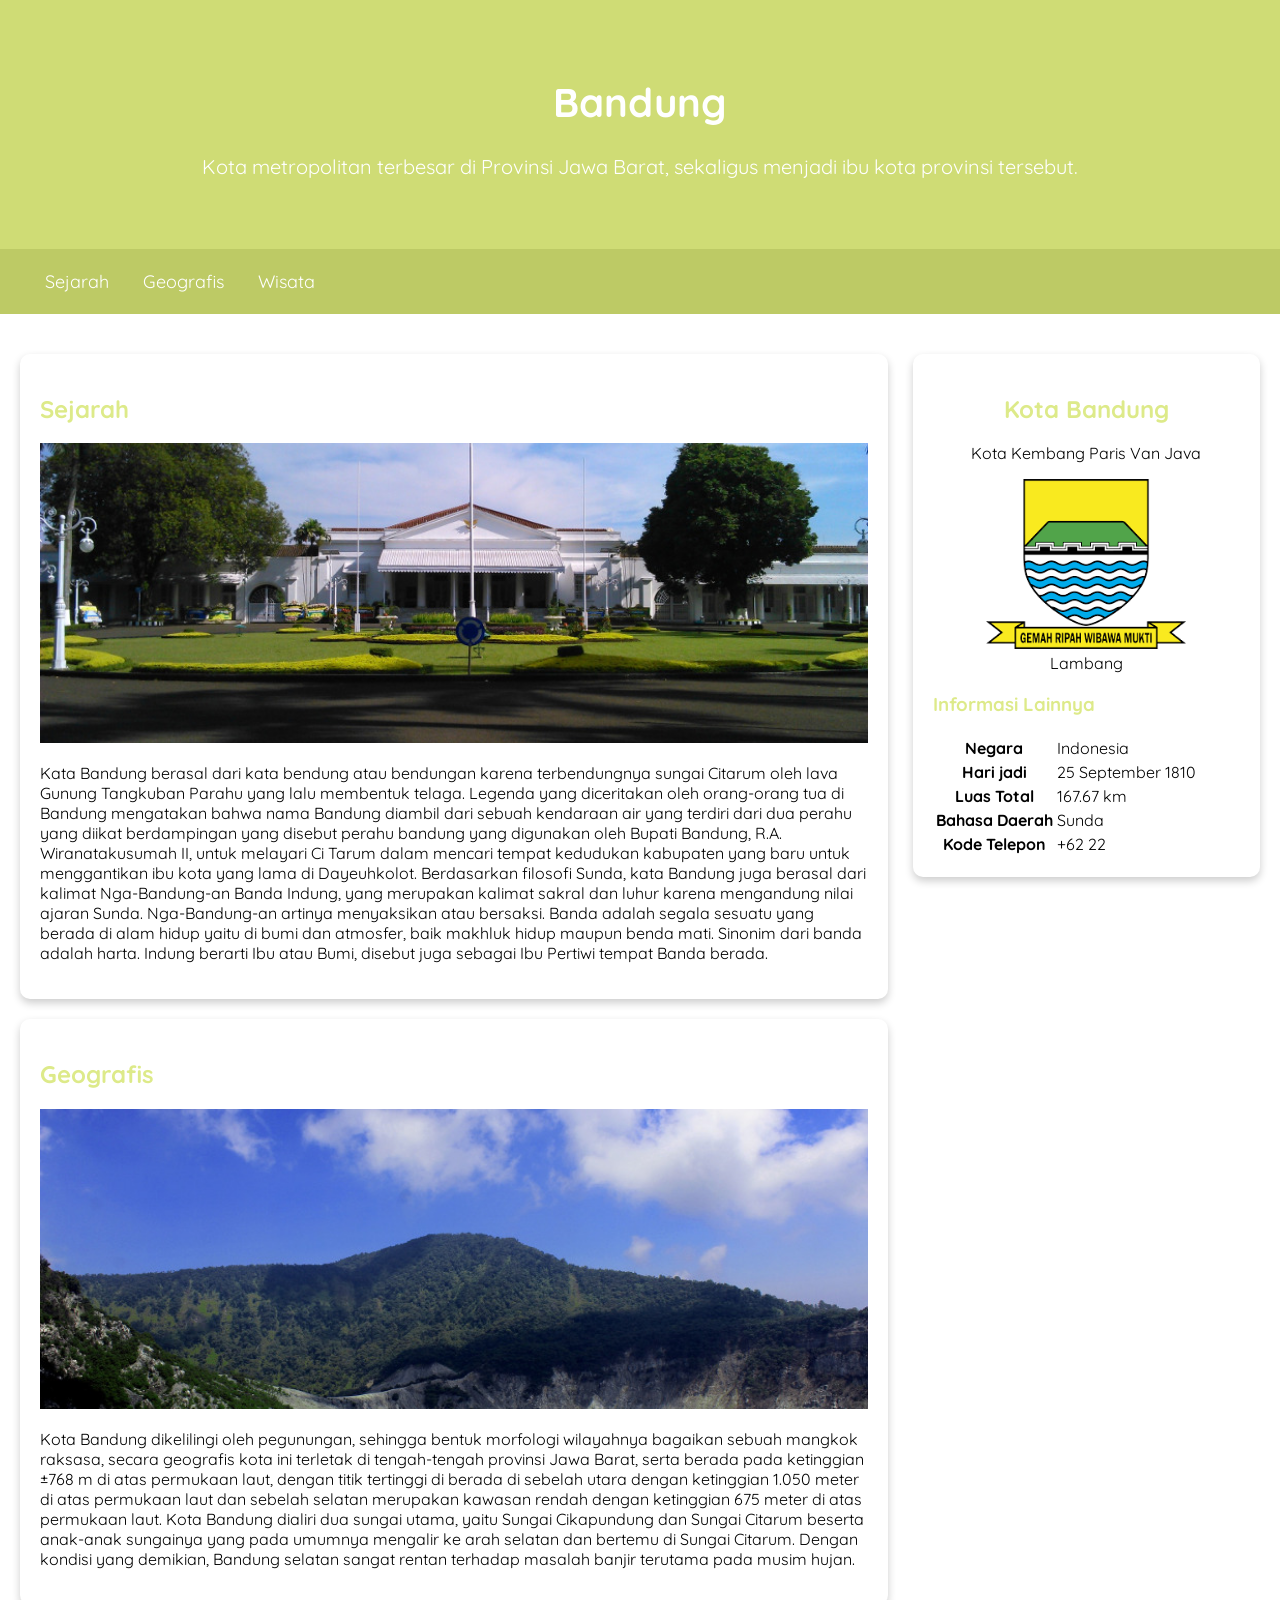
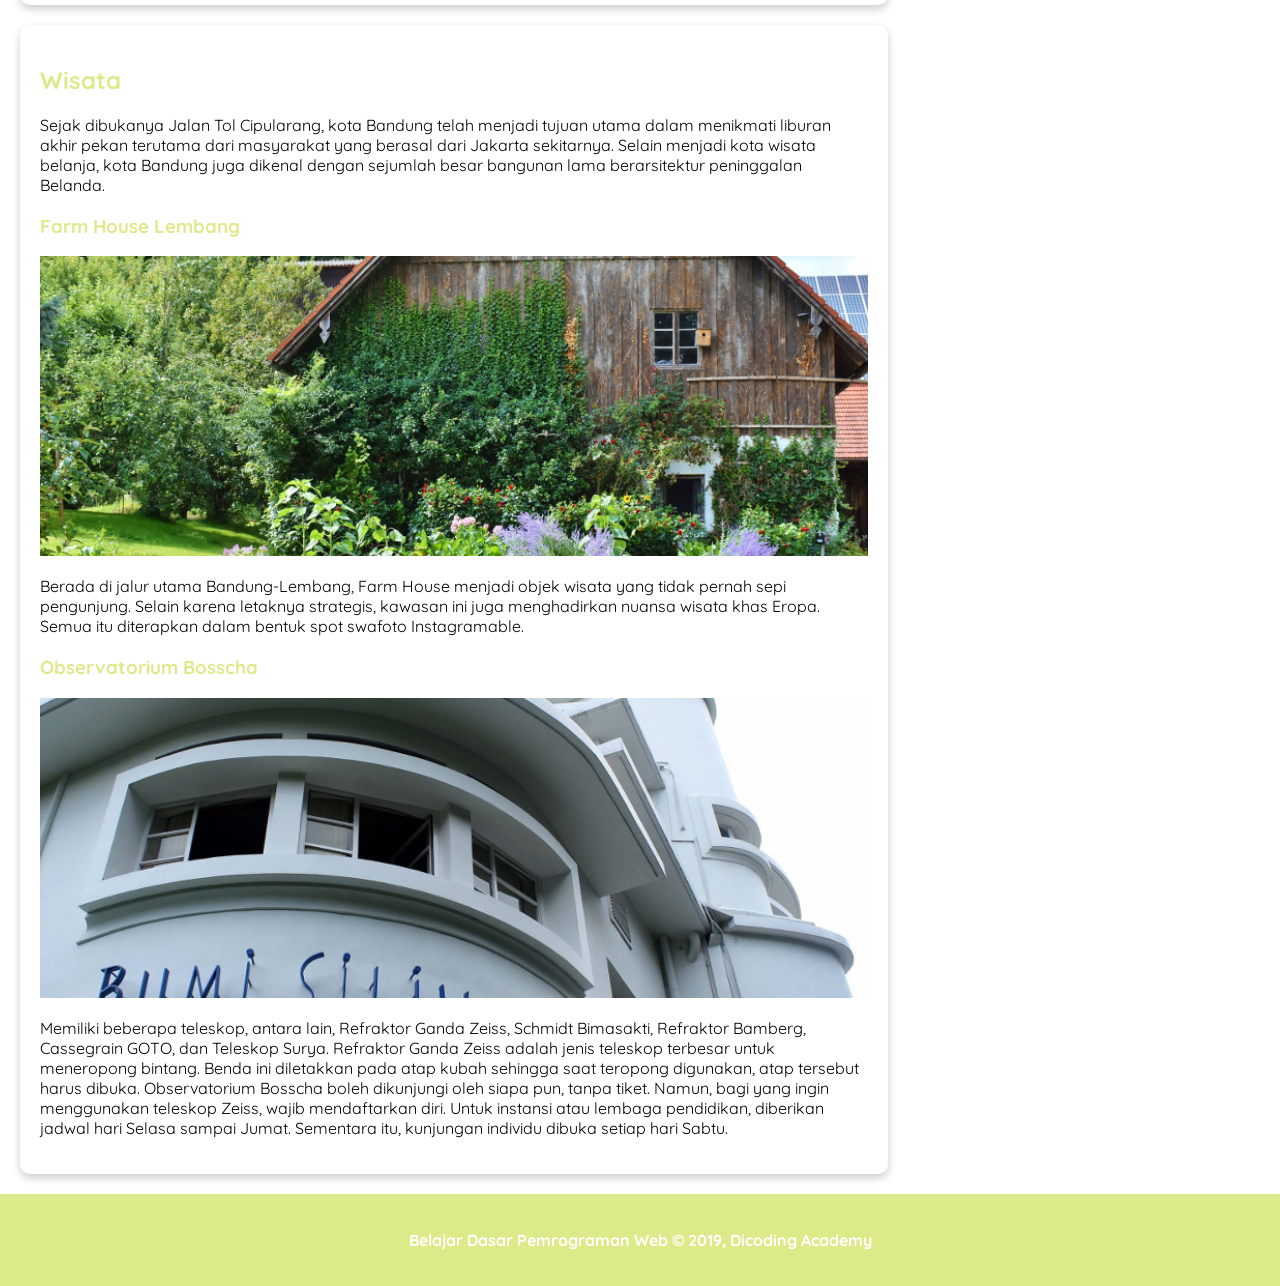
<file: study/index.html>
<!DOCTYPE html><html>
    <head>
        <meta name="viewport" content="width=device-width, initial-scale=1">
        <title>Latihan</title>
        <link rel="stylesheet" href="assets/styles/style.css">
        <!--font google-->
        <link rel="preconnect" href="https://fonts.googleapis.com">
        <link rel="preconnect" href="https://fonts.gstatic.com" crossorigin>
        <link href="https://fonts.googleapis.com/css2?family=Quicksand:wght@300..700&display=swap" rel="stylesheet">
    </head>
    <body>
        <header>
            <div class="jumbotron">
                <h1>
                    Bandung
                </h1>
                <p>
                    Kota metropolitan terbesar di Provinsi Jawa Barat, sekaligus menjadi ibu kota provinsi tersebut.
                </p>
            </div>
            <nav>
                <ul>
                    <li>
                        <a href="#sejarah">Sejarah</a>
                    </li>
                    <li>
                        <a href="#geografis">Geografis</a>
                    </li>
                    <li>
                        <a href="#wisata">Wisata</a>
                    </li>
                </ul>
            </nav>
        </header>
        <main>
            <div id="content">
                <article id="sejarah" class="card">
                    <h2>
                        Sejarah
                    </h2>
                    <img src="assets\image\history.jpg" alt="Sejarah" class="featured-image">
                    <p>
                        Kata Bandung berasal dari kata bendung atau bendungan karena terbendungnya sungai Citarum oleh lava Gunung Tangkuban Parahu yang lalu membentuk telaga. Legenda yang diceritakan oleh orang-orang tua di Bandung mengatakan bahwa nama Bandung diambil dari sebuah kendaraan air yang terdiri dari dua perahu yang diikat berdampingan yang disebut perahu bandung yang digunakan oleh Bupati Bandung, R.A. Wiranatakusumah II, untuk melayari Ci Tarum dalam mencari tempat kedudukan kabupaten yang baru untuk menggantikan ibu kota yang lama di Dayeuhkolot.
                        Berdasarkan filosofi Sunda, kata Bandung juga berasal dari kalimat Nga-Bandung-an Banda Indung, yang merupakan kalimat sakral dan luhur karena mengandung nilai ajaran Sunda. Nga-Bandung-an artinya menyaksikan atau bersaksi. Banda adalah segala sesuatu yang berada di alam hidup yaitu di bumi dan atmosfer, baik makhluk hidup maupun benda mati. Sinonim dari banda adalah harta. Indung berarti Ibu atau Bumi, disebut juga sebagai Ibu Pertiwi tempat Banda berada.
                    </p>
                </article>
                
                <article id="geografis" class="card">
                    <h2>
                        Geografis
                    </h2>
                    <img src="assets\image\geografis.jpg" alt="Geografis" class="featured-image">
                    <p>
                        Kota Bandung dikelilingi oleh pegunungan, sehingga bentuk morfologi wilayahnya bagaikan sebuah mangkok raksasa, secara geografis kota ini terletak di tengah-tengah provinsi Jawa Barat, serta berada pada ketinggian ±768 m di atas permukaan laut, dengan titik tertinggi di berada di sebelah utara dengan ketinggian 1.050 meter di atas permukaan laut dan sebelah selatan merupakan kawasan rendah dengan ketinggian 675 meter di atas permukaan laut.
                        Kota Bandung dialiri dua sungai utama, yaitu Sungai Cikapundung dan Sungai Citarum beserta anak-anak sungainya yang pada umumnya mengalir ke arah selatan dan bertemu di Sungai Citarum. Dengan kondisi yang demikian, Bandung selatan sangat rentan terhadap masalah banjir terutama pada musim hujan.
                    </p>
                </article>
    
                <article id="wisata" class="card">
                    <h2>
                        Wisata
                    </h2>
                    <p>
                        Sejak dibukanya Jalan Tol Cipularang, kota Bandung telah menjadi tujuan utama dalam menikmati liburan akhir pekan terutama dari masyarakat yang berasal dari Jakarta sekitarnya. Selain menjadi kota wisata belanja, kota Bandung juga dikenal dengan sejumlah besar bangunan lama berarsitektur peninggalan Belanda.
                    </p>
                    
                    <h3>
                        Farm House Lembang
                    </h3>
                    <img src="assets\image\farm-house.jpg" alt="farm-house" class="featured-image">
                    <p>
                        Berada di jalur utama Bandung-Lembang, Farm House menjadi objek wisata yang tidak pernah sepi pengunjung. Selain karena letaknya strategis, kawasan ini juga menghadirkan nuansa wisata khas Eropa. Semua itu diterapkan dalam bentuk spot swafoto Instagramable.
                    </p>
            
                    <h3>
                        Observatorium Bosscha
                    </h3>
                    <img src="assets\image\bosscha.jpg" alt="bosscha" class="featured-image">
                    <p>
                        Memiliki beberapa teleskop, antara lain, Refraktor Ganda Zeiss, Schmidt Bimasakti, Refraktor Bamberg, Cassegrain GOTO, dan Teleskop Surya. Refraktor Ganda Zeiss adalah jenis teleskop terbesar untuk meneropong bintang. Benda ini diletakkan pada atap kubah sehingga saat teropong digunakan, atap tersebut harus dibuka. Observatorium Bosscha boleh dikunjungi oleh siapa pun, tanpa tiket. Namun, bagi yang ingin menggunakan teleskop Zeiss, wajib mendaftarkan diri. Untuk instansi atau lembaga pendidikan, diberikan jadwal hari Selasa sampai Jumat. Sementara itu, kunjungan individu dibuka setiap hari Sabtu.
                    </p>
                </article>
            </div>
            
            
            <!-- konten samping-->
             <aside class="card">
                <article class="profile">
                    <header>
                        <h2>Kota Bandung</h2>
                        <p>Kota Kembang Paris Van Java</p>
                        <figure>
                            <img src="assets/image/bandung-badge.png" alt="bandung">
                            <figcaption>Lambang</figcaption>
                        </figure>
                    </header>

                    <section>
                        <h3>Informasi Lainnya</h3>

                        <table>
                            <tr>
                                <th>Negara</th>
                                <td>Indonesia</td>
                            </tr>
                            <tr>
                                <th>Hari jadi</th>
                                <td>25 September 1810</td>
                            </tr>
                            <tr>
                                <th>Luas Total</th>
                                <td>167.67 km</td>
                            </tr>
                            <tr>
                                <th>Bahasa Daerah</th>
                                <td>Sunda</td>
                            </tr>
                            <tr>
                                <th>Kode Telepon</th>
                                <td>+62 22</td>
                            </tr>
                        </table>
                    </section>
                </article>
             </aside>
        </main>
        
        <footer>
            <p>Belajar Dasar Pemrograman Web &#169; 2019, Dicoding Academy</p>
        </footer>
    </body>
</html>
</file>
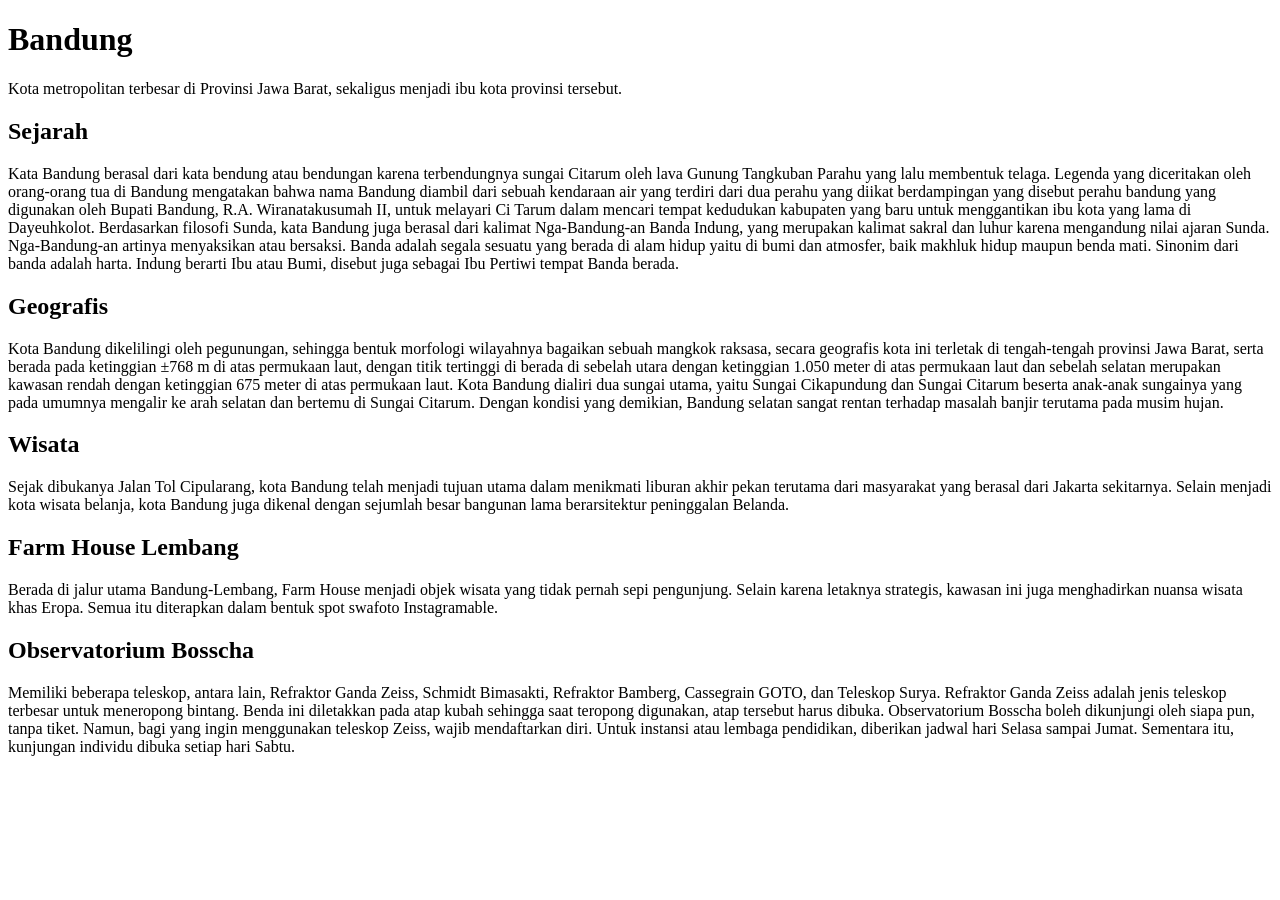
<file: study/s1.html>
<!DOCTYPE html><html>
    <head></head>
    <body>
        <h1>
            Bandung
        </h1>
        <p>
            Kota metropolitan terbesar di Provinsi Jawa Barat, sekaligus menjadi ibu kota provinsi tersebut.
        </p>
        
        <h2>
            Sejarah
        </h2>
        <p>
            Kata Bandung berasal dari kata bendung atau bendungan karena terbendungnya sungai Citarum oleh lava Gunung Tangkuban Parahu yang lalu membentuk telaga. Legenda yang diceritakan oleh orang-orang tua di Bandung mengatakan bahwa nama Bandung diambil dari sebuah kendaraan air yang terdiri dari dua perahu yang diikat berdampingan yang disebut perahu bandung yang digunakan oleh Bupati Bandung, R.A. Wiranatakusumah II, untuk melayari Ci Tarum dalam mencari tempat kedudukan kabupaten yang baru untuk menggantikan ibu kota yang lama di Dayeuhkolot.
            Berdasarkan filosofi Sunda, kata Bandung juga berasal dari kalimat Nga-Bandung-an Banda Indung, yang merupakan kalimat sakral dan luhur karena mengandung nilai ajaran Sunda. Nga-Bandung-an artinya menyaksikan atau bersaksi. Banda adalah segala sesuatu yang berada di alam hidup yaitu di bumi dan atmosfer, baik makhluk hidup maupun benda mati. Sinonim dari banda adalah harta. Indung berarti Ibu atau Bumi, disebut juga sebagai Ibu Pertiwi tempat Banda berada.
        </p>
        
        <h2>
            Geografis
        </h2>
        <p>
            Kota Bandung dikelilingi oleh pegunungan, sehingga bentuk morfologi wilayahnya bagaikan sebuah mangkok raksasa, secara geografis kota ini terletak di tengah-tengah provinsi Jawa Barat, serta berada pada ketinggian ±768 m di atas permukaan laut, dengan titik tertinggi di berada di sebelah utara dengan ketinggian 1.050 meter di atas permukaan laut dan sebelah selatan merupakan kawasan rendah dengan ketinggian 675 meter di atas permukaan laut.
            Kota Bandung dialiri dua sungai utama, yaitu Sungai Cikapundung dan Sungai Citarum beserta anak-anak sungainya yang pada umumnya mengalir ke arah selatan dan bertemu di Sungai Citarum. Dengan kondisi yang demikian, Bandung selatan sangat rentan terhadap masalah banjir terutama pada musim hujan.
        </p>
        
        <h2>
            Wisata
        </h2>
        <p>
            Sejak dibukanya Jalan Tol Cipularang, kota Bandung telah menjadi tujuan utama dalam menikmati liburan akhir pekan terutama dari masyarakat yang berasal dari Jakarta sekitarnya. Selain menjadi kota wisata belanja, kota Bandung juga dikenal dengan sejumlah besar bangunan lama berarsitektur peninggalan Belanda.
        </p>
        
        <h2>
            Farm House Lembang
        </h2>
        <p>
            Berada di jalur utama Bandung-Lembang, Farm House menjadi objek wisata yang tidak pernah sepi pengunjung. Selain karena letaknya strategis, kawasan ini juga menghadirkan nuansa wisata khas Eropa. Semua itu diterapkan dalam bentuk spot swafoto Instagramable.
        </p>
    </p>
        <h2>
            Observatorium Bosscha
        </h2>
        <P>
            Memiliki beberapa teleskop, antara lain, Refraktor Ganda Zeiss, Schmidt Bimasakti, Refraktor Bamberg, Cassegrain GOTO, dan Teleskop Surya. Refraktor Ganda Zeiss adalah jenis teleskop terbesar untuk meneropong bintang. Benda ini diletakkan pada atap kubah sehingga saat teropong digunakan, atap tersebut harus dibuka. Observatorium Bosscha boleh dikunjungi oleh siapa pun, tanpa tiket. Namun, bagi yang ingin menggunakan teleskop Zeiss, wajib mendaftarkan diri. Untuk instansi atau lembaga pendidikan, diberikan jadwal hari Selasa sampai Jumat. Sementara itu, kunjungan individu dibuka setiap hari Sabtu.
        </P>      
        
    </body>
</html>
</file>
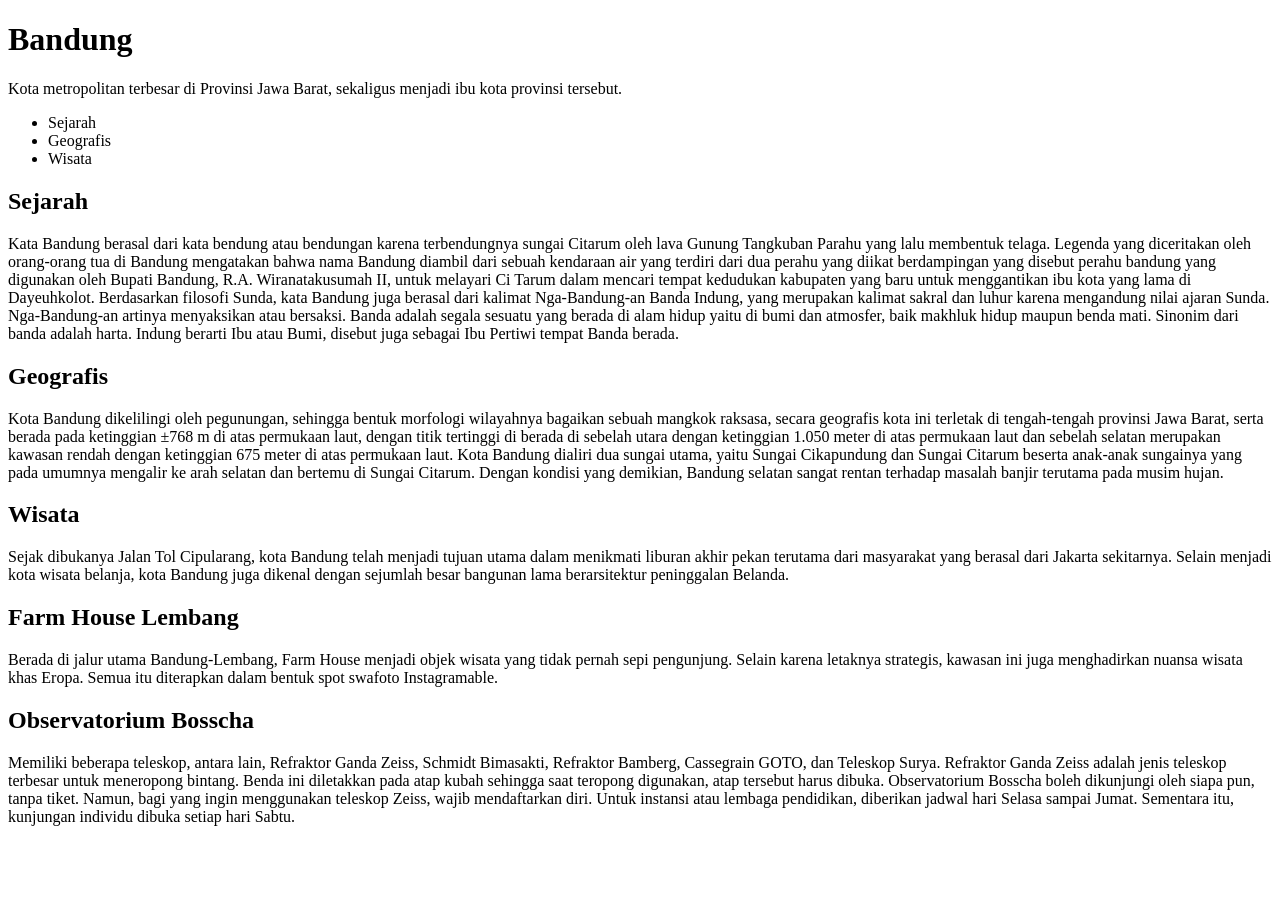
<file: study/s2.html>
<!DOCTYPE html><html>
    <head></head>
    <body>
        <h1>
            Bandung
        </h1>
        <p>
            Kota metropolitan terbesar di Provinsi Jawa Barat, sekaligus menjadi ibu kota provinsi tersebut.
        </p>
        <ul>
            <li>Sejarah</li>
            <li>Geografis</li>
            <li>Wisata</li>
        </ul>
        
        <h2>
            Sejarah
        </h2>
        <p>
            Kata Bandung berasal dari kata bendung atau bendungan karena terbendungnya sungai Citarum oleh lava Gunung Tangkuban Parahu yang lalu membentuk telaga. Legenda yang diceritakan oleh orang-orang tua di Bandung mengatakan bahwa nama Bandung diambil dari sebuah kendaraan air yang terdiri dari dua perahu yang diikat berdampingan yang disebut perahu bandung yang digunakan oleh Bupati Bandung, R.A. Wiranatakusumah II, untuk melayari Ci Tarum dalam mencari tempat kedudukan kabupaten yang baru untuk menggantikan ibu kota yang lama di Dayeuhkolot.
            Berdasarkan filosofi Sunda, kata Bandung juga berasal dari kalimat Nga-Bandung-an Banda Indung, yang merupakan kalimat sakral dan luhur karena mengandung nilai ajaran Sunda. Nga-Bandung-an artinya menyaksikan atau bersaksi. Banda adalah segala sesuatu yang berada di alam hidup yaitu di bumi dan atmosfer, baik makhluk hidup maupun benda mati. Sinonim dari banda adalah harta. Indung berarti Ibu atau Bumi, disebut juga sebagai Ibu Pertiwi tempat Banda berada.
        </p>
        
        <h2>
            Geografis
        </h2>
        <p>
            Kota Bandung dikelilingi oleh pegunungan, sehingga bentuk morfologi wilayahnya bagaikan sebuah mangkok raksasa, secara geografis kota ini terletak di tengah-tengah provinsi Jawa Barat, serta berada pada ketinggian ±768 m di atas permukaan laut, dengan titik tertinggi di berada di sebelah utara dengan ketinggian 1.050 meter di atas permukaan laut dan sebelah selatan merupakan kawasan rendah dengan ketinggian 675 meter di atas permukaan laut.
            Kota Bandung dialiri dua sungai utama, yaitu Sungai Cikapundung dan Sungai Citarum beserta anak-anak sungainya yang pada umumnya mengalir ke arah selatan dan bertemu di Sungai Citarum. Dengan kondisi yang demikian, Bandung selatan sangat rentan terhadap masalah banjir terutama pada musim hujan.
        </p>
        
        <h2>
            Wisata
        </h2>
        <p>
            Sejak dibukanya Jalan Tol Cipularang, kota Bandung telah menjadi tujuan utama dalam menikmati liburan akhir pekan terutama dari masyarakat yang berasal dari Jakarta sekitarnya. Selain menjadi kota wisata belanja, kota Bandung juga dikenal dengan sejumlah besar bangunan lama berarsitektur peninggalan Belanda.
        </p>
        
        <h2>
            Farm House Lembang
        </h2>
        <p>
            Berada di jalur utama Bandung-Lembang, Farm House menjadi objek wisata yang tidak pernah sepi pengunjung. Selain karena letaknya strategis, kawasan ini juga menghadirkan nuansa wisata khas Eropa. Semua itu diterapkan dalam bentuk spot swafoto Instagramable.
        </p>
    </p>
        <h2>
            Observatorium Bosscha
        </h2>
        <P>
            Memiliki beberapa teleskop, antara lain, Refraktor Ganda Zeiss, Schmidt Bimasakti, Refraktor Bamberg, Cassegrain GOTO, dan Teleskop Surya. Refraktor Ganda Zeiss adalah jenis teleskop terbesar untuk meneropong bintang. Benda ini diletakkan pada atap kubah sehingga saat teropong digunakan, atap tersebut harus dibuka. Observatorium Bosscha boleh dikunjungi oleh siapa pun, tanpa tiket. Namun, bagi yang ingin menggunakan teleskop Zeiss, wajib mendaftarkan diri. Untuk instansi atau lembaga pendidikan, diberikan jadwal hari Selasa sampai Jumat. Sementara itu, kunjungan individu dibuka setiap hari Sabtu.
        </P>      
        
    </body>
</html>
</file>
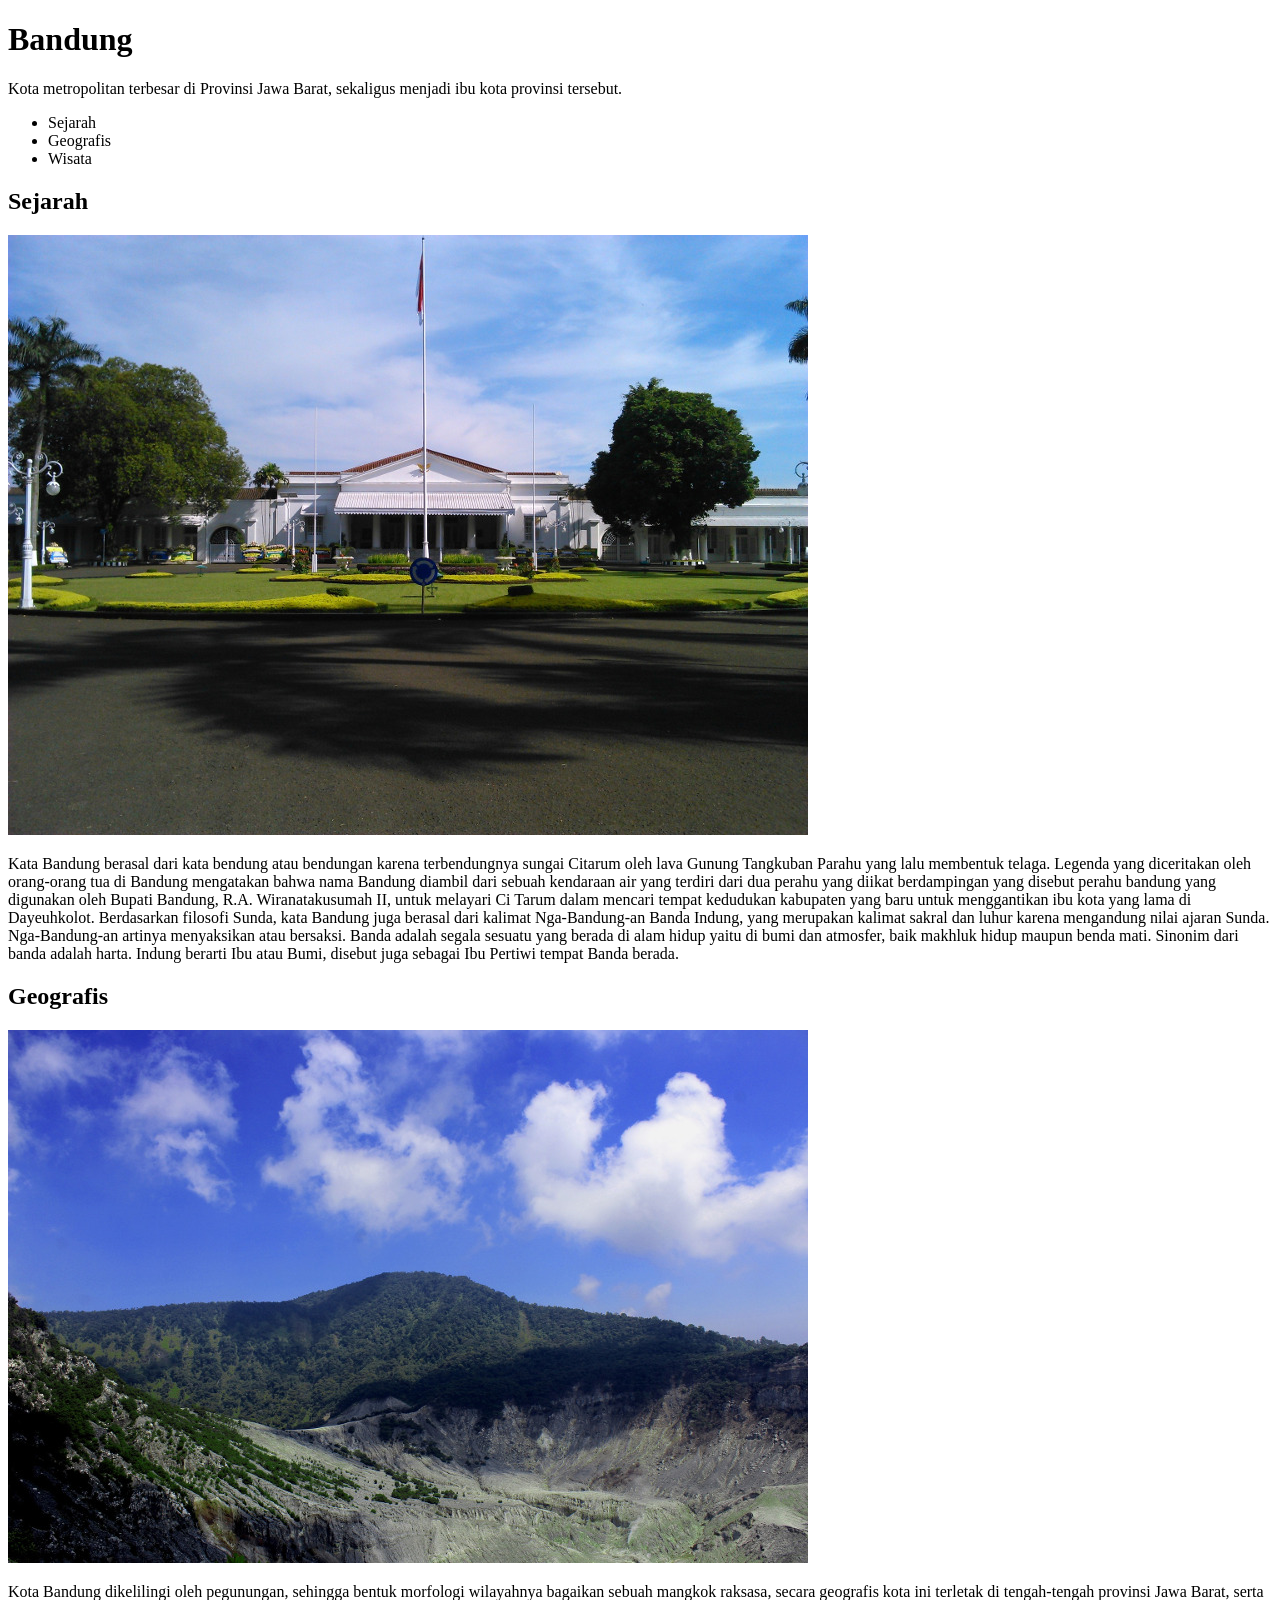
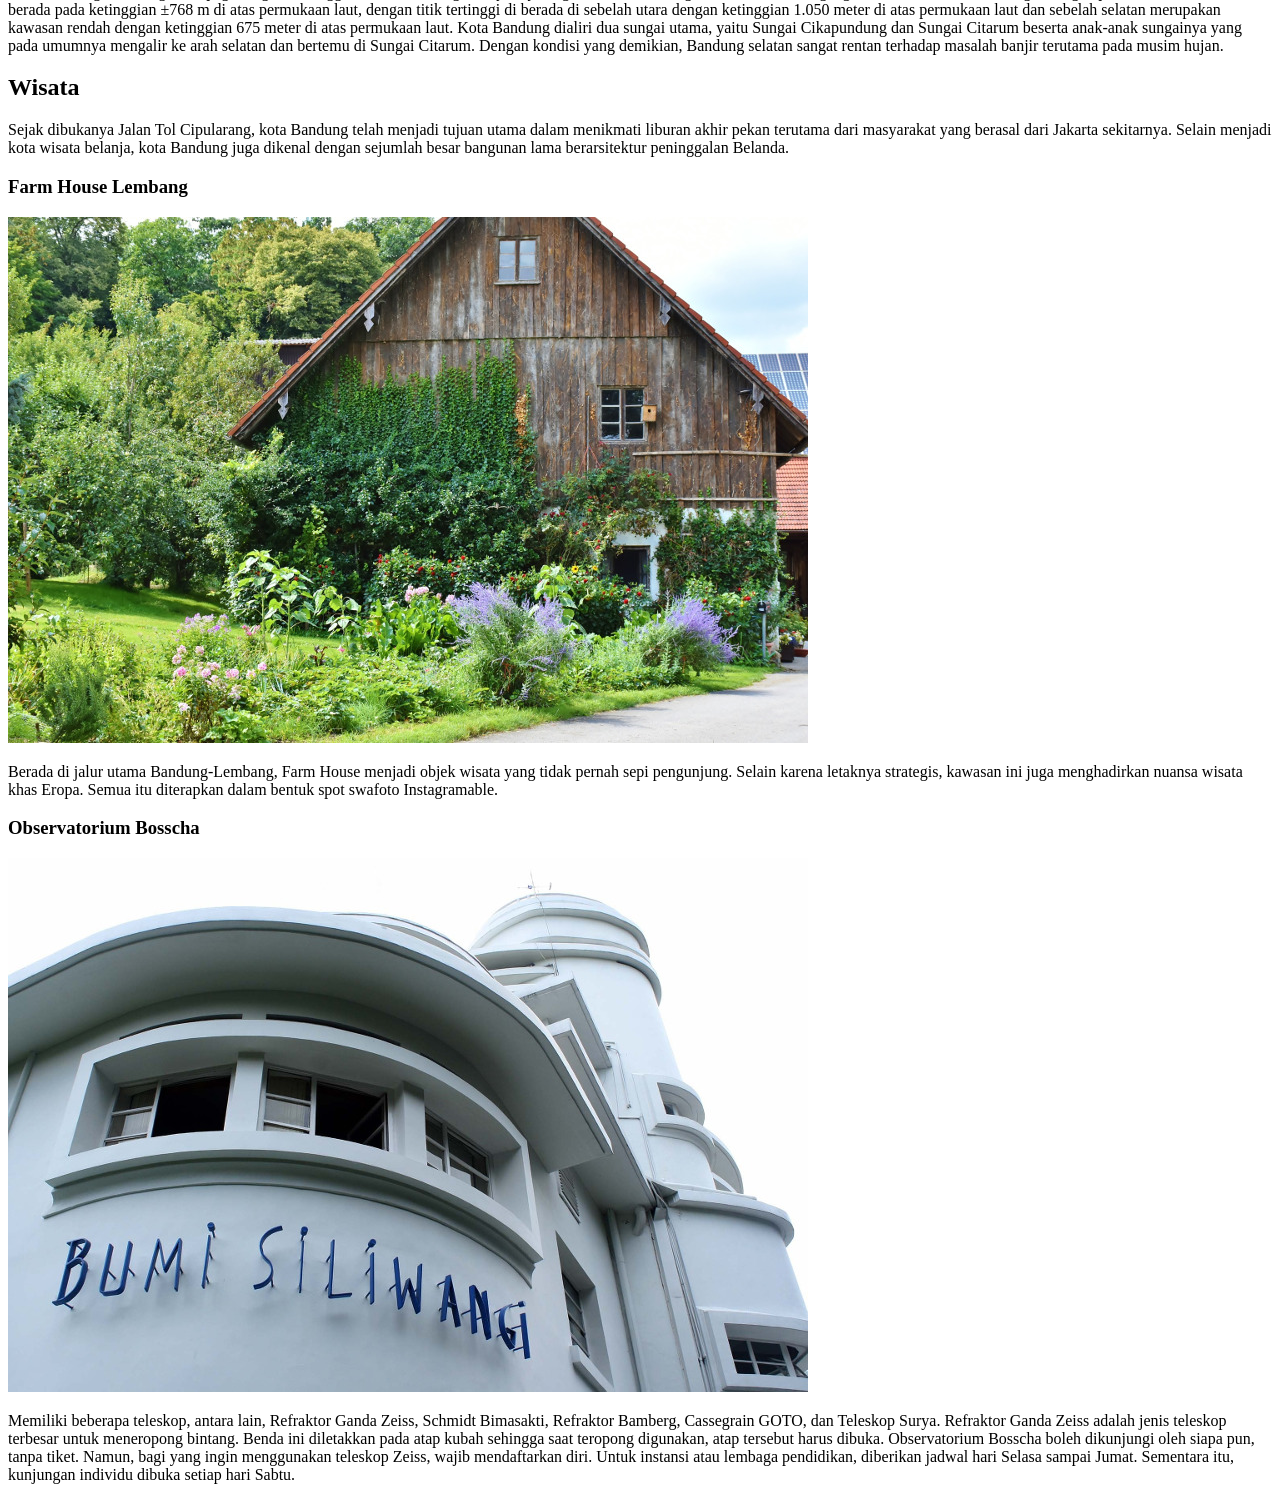
<file: study/s3.html>
<!DOCTYPE html><html>
    <head></head>
    <body>
        <h1>
            Bandung
        </h1>
        <p>
            Kota metropolitan terbesar di Provinsi Jawa Barat, sekaligus menjadi ibu kota provinsi tersebut.
        </p>
        <ul>
            <li>Sejarah</li>
            <li>Geografis</li>
            <li>Wisata</li>
        </ul>
        
        <h2>
            Sejarah
        </h2>
        <img src="assets\image\history.jpg" alt="Sejarah">
        <p>
            Kata Bandung berasal dari kata bendung atau bendungan karena terbendungnya sungai Citarum oleh lava Gunung Tangkuban Parahu yang lalu membentuk telaga. Legenda yang diceritakan oleh orang-orang tua di Bandung mengatakan bahwa nama Bandung diambil dari sebuah kendaraan air yang terdiri dari dua perahu yang diikat berdampingan yang disebut perahu bandung yang digunakan oleh Bupati Bandung, R.A. Wiranatakusumah II, untuk melayari Ci Tarum dalam mencari tempat kedudukan kabupaten yang baru untuk menggantikan ibu kota yang lama di Dayeuhkolot.
            Berdasarkan filosofi Sunda, kata Bandung juga berasal dari kalimat Nga-Bandung-an Banda Indung, yang merupakan kalimat sakral dan luhur karena mengandung nilai ajaran Sunda. Nga-Bandung-an artinya menyaksikan atau bersaksi. Banda adalah segala sesuatu yang berada di alam hidup yaitu di bumi dan atmosfer, baik makhluk hidup maupun benda mati. Sinonim dari banda adalah harta. Indung berarti Ibu atau Bumi, disebut juga sebagai Ibu Pertiwi tempat Banda berada.
        </p>
        
        <h2>
            Geografis
        </h2>
        <img src="assets\image\geografis.jpg" alt="Geografis">
        <p>
            Kota Bandung dikelilingi oleh pegunungan, sehingga bentuk morfologi wilayahnya bagaikan sebuah mangkok raksasa, secara geografis kota ini terletak di tengah-tengah provinsi Jawa Barat, serta berada pada ketinggian ±768 m di atas permukaan laut, dengan titik tertinggi di berada di sebelah utara dengan ketinggian 1.050 meter di atas permukaan laut dan sebelah selatan merupakan kawasan rendah dengan ketinggian 675 meter di atas permukaan laut.
            Kota Bandung dialiri dua sungai utama, yaitu Sungai Cikapundung dan Sungai Citarum beserta anak-anak sungainya yang pada umumnya mengalir ke arah selatan dan bertemu di Sungai Citarum. Dengan kondisi yang demikian, Bandung selatan sangat rentan terhadap masalah banjir terutama pada musim hujan.
        </p>
        
        <h2>
            Wisata
        </h2>
        <p>
            Sejak dibukanya Jalan Tol Cipularang, kota Bandung telah menjadi tujuan utama dalam menikmati liburan akhir pekan terutama dari masyarakat yang berasal dari Jakarta sekitarnya. Selain menjadi kota wisata belanja, kota Bandung juga dikenal dengan sejumlah besar bangunan lama berarsitektur peninggalan Belanda.
        </p>
        
        <h3>
            Farm House Lembang
        </h3>
        <img src="assets\image\farm-house.jpg" alt="farm-house">
        <p>
            Berada di jalur utama Bandung-Lembang, Farm House menjadi objek wisata yang tidak pernah sepi pengunjung. Selain karena letaknya strategis, kawasan ini juga menghadirkan nuansa wisata khas Eropa. Semua itu diterapkan dalam bentuk spot swafoto Instagramable.
        </p>

        <h3>
            Observatorium Bosscha
        </h3>
        <img src="assets\image\bosscha.jpg" alt="bosscha">
        <P>
            Memiliki beberapa teleskop, antara lain, Refraktor Ganda Zeiss, Schmidt Bimasakti, Refraktor Bamberg, Cassegrain GOTO, dan Teleskop Surya. Refraktor Ganda Zeiss adalah jenis teleskop terbesar untuk meneropong bintang. Benda ini diletakkan pada atap kubah sehingga saat teropong digunakan, atap tersebut harus dibuka. Observatorium Bosscha boleh dikunjungi oleh siapa pun, tanpa tiket. Namun, bagi yang ingin menggunakan teleskop Zeiss, wajib mendaftarkan diri. Untuk instansi atau lembaga pendidikan, diberikan jadwal hari Selasa sampai Jumat. Sementara itu, kunjungan individu dibuka setiap hari Sabtu.
        </P>      
        
    </body>
</html>
</file>
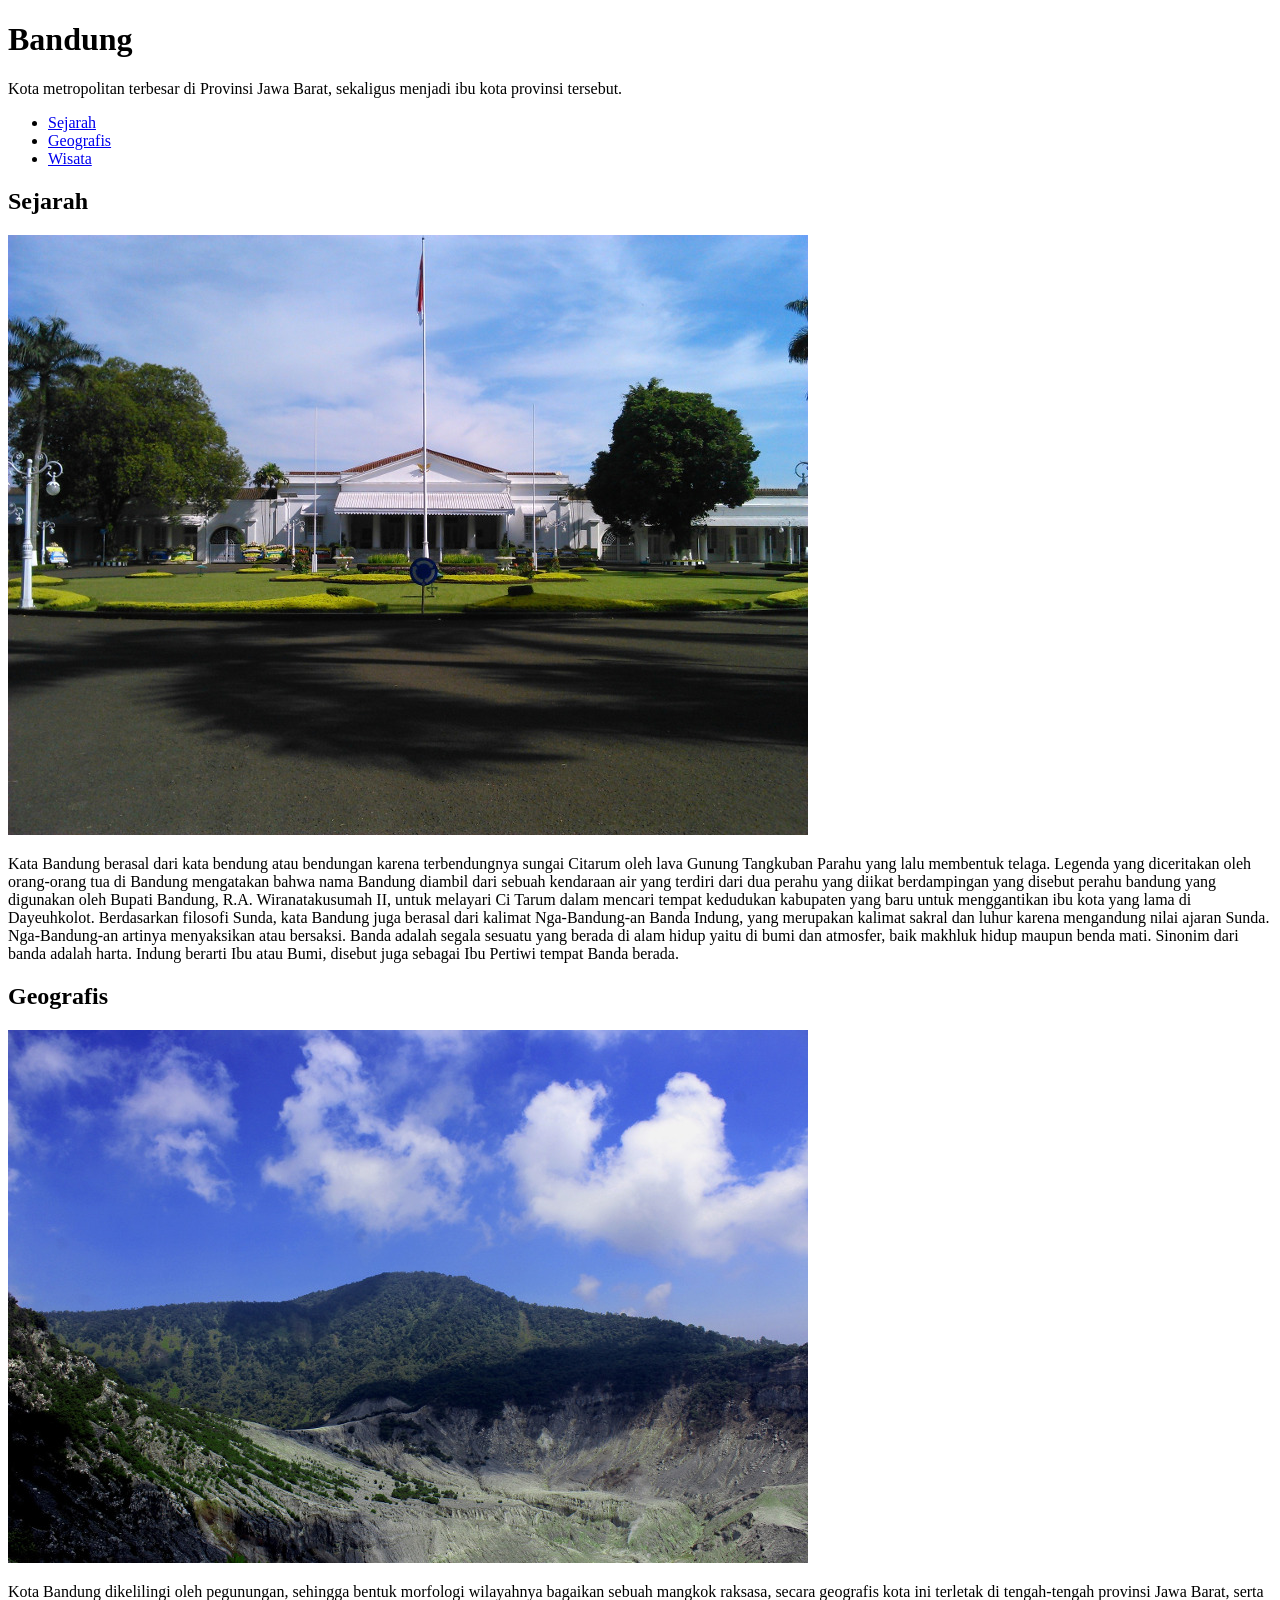
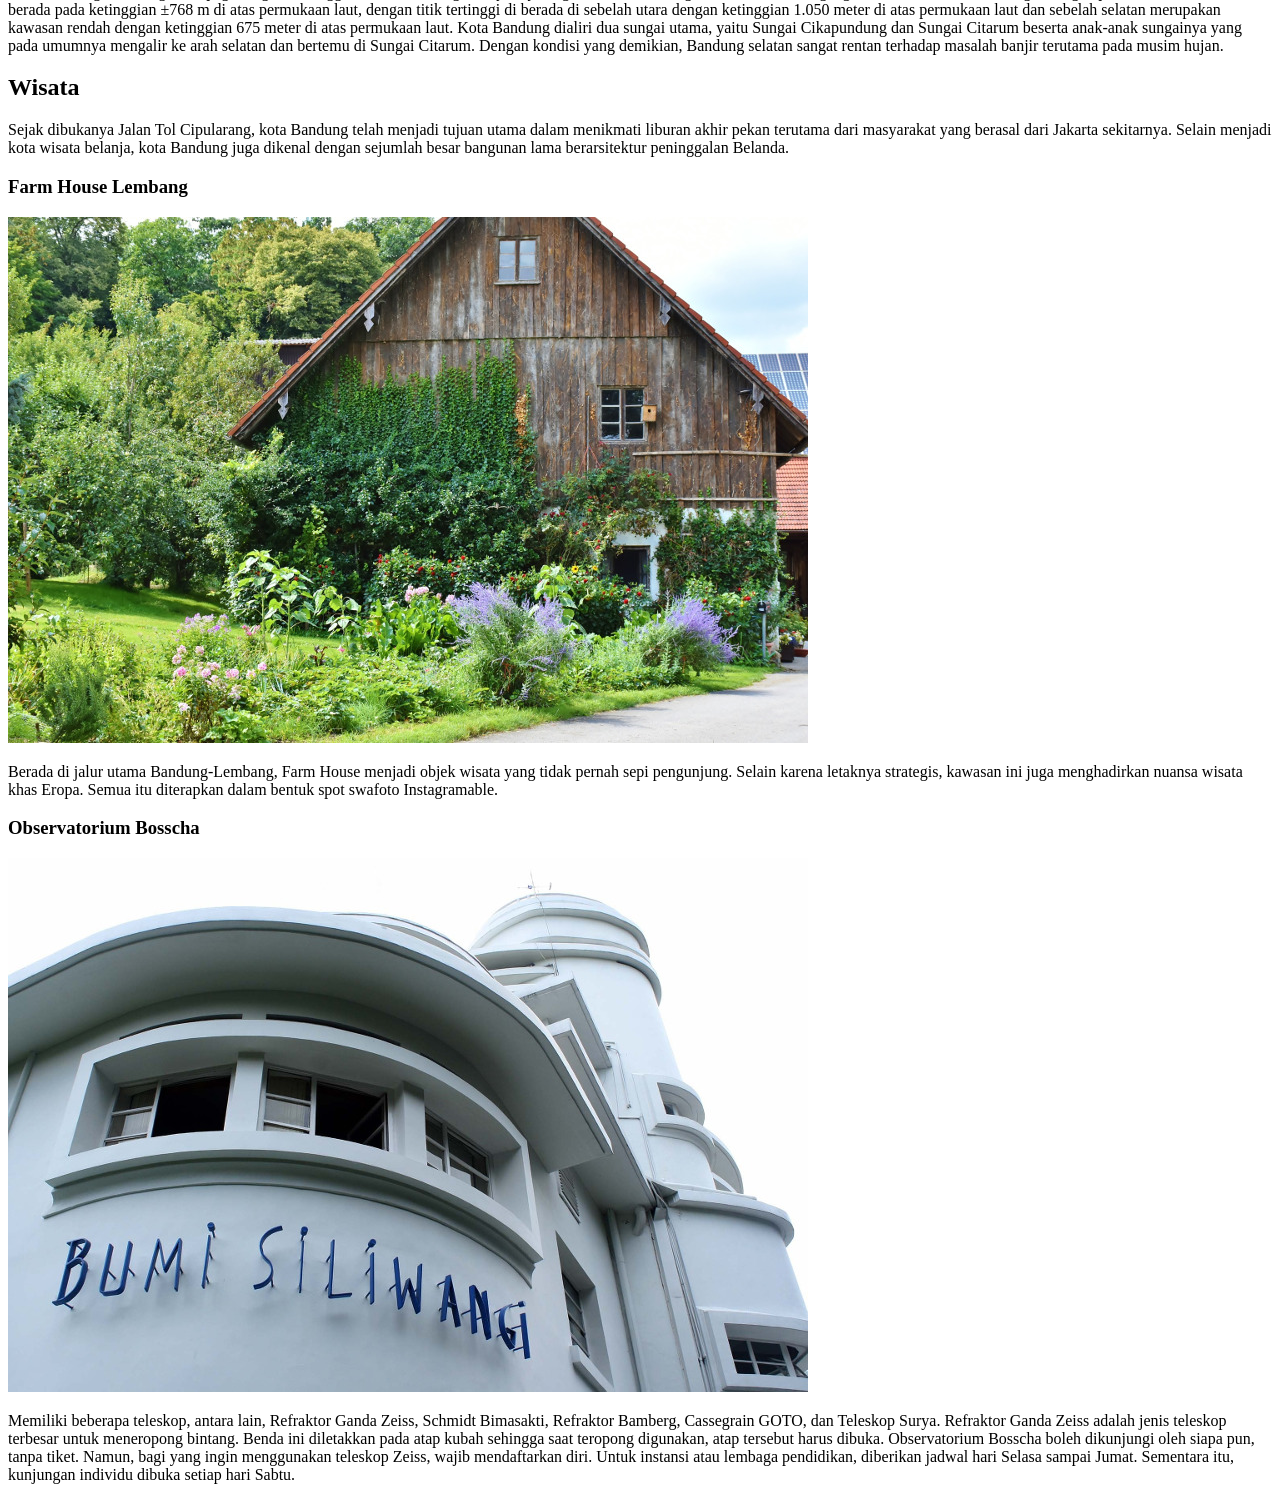
<file: study/s4.html>
<!DOCTYPE html><html>
    <head></head>
    <body>
        <h1>
            Bandung
        </h1>
        <p>
            Kota metropolitan terbesar di Provinsi Jawa Barat, sekaligus menjadi ibu kota provinsi tersebut.
        </p>
        <ul>
            <li>
                <a href="#sejarah">Sejarah</a>
            </li>
            <li>
                <a href="#geografis">Geografis</a>
            </li>
            <li>
                <a href="#wisata">Wisata</a>
            </li>
        </ul>
        
        <h2 id="sejarah">
            Sejarah
        </h2>
        <img src="assets\image\history.jpg" alt="Sejarah">
        <p>
            Kata Bandung berasal dari kata bendung atau bendungan karena terbendungnya sungai Citarum oleh lava Gunung Tangkuban Parahu yang lalu membentuk telaga. Legenda yang diceritakan oleh orang-orang tua di Bandung mengatakan bahwa nama Bandung diambil dari sebuah kendaraan air yang terdiri dari dua perahu yang diikat berdampingan yang disebut perahu bandung yang digunakan oleh Bupati Bandung, R.A. Wiranatakusumah II, untuk melayari Ci Tarum dalam mencari tempat kedudukan kabupaten yang baru untuk menggantikan ibu kota yang lama di Dayeuhkolot.
            Berdasarkan filosofi Sunda, kata Bandung juga berasal dari kalimat Nga-Bandung-an Banda Indung, yang merupakan kalimat sakral dan luhur karena mengandung nilai ajaran Sunda. Nga-Bandung-an artinya menyaksikan atau bersaksi. Banda adalah segala sesuatu yang berada di alam hidup yaitu di bumi dan atmosfer, baik makhluk hidup maupun benda mati. Sinonim dari banda adalah harta. Indung berarti Ibu atau Bumi, disebut juga sebagai Ibu Pertiwi tempat Banda berada.
        </p>
        
        <h2 id="geografis">
            Geografis
        </h2>
        <img src="assets\image\geografis.jpg" alt="Geografis">
        <p>
            Kota Bandung dikelilingi oleh pegunungan, sehingga bentuk morfologi wilayahnya bagaikan sebuah mangkok raksasa, secara geografis kota ini terletak di tengah-tengah provinsi Jawa Barat, serta berada pada ketinggian ±768 m di atas permukaan laut, dengan titik tertinggi di berada di sebelah utara dengan ketinggian 1.050 meter di atas permukaan laut dan sebelah selatan merupakan kawasan rendah dengan ketinggian 675 meter di atas permukaan laut.
            Kota Bandung dialiri dua sungai utama, yaitu Sungai Cikapundung dan Sungai Citarum beserta anak-anak sungainya yang pada umumnya mengalir ke arah selatan dan bertemu di Sungai Citarum. Dengan kondisi yang demikian, Bandung selatan sangat rentan terhadap masalah banjir terutama pada musim hujan.
        </p>
        
        <h2 id="wisata">
            Wisata
        </h2>
        <p>
            Sejak dibukanya Jalan Tol Cipularang, kota Bandung telah menjadi tujuan utama dalam menikmati liburan akhir pekan terutama dari masyarakat yang berasal dari Jakarta sekitarnya. Selain menjadi kota wisata belanja, kota Bandung juga dikenal dengan sejumlah besar bangunan lama berarsitektur peninggalan Belanda.
        </p>
        
        <h3>
            Farm House Lembang
        </h3>
        <img src="assets\image\farm-house.jpg" alt="farm-house">
        <p>
            Berada di jalur utama Bandung-Lembang, Farm House menjadi objek wisata yang tidak pernah sepi pengunjung. Selain karena letaknya strategis, kawasan ini juga menghadirkan nuansa wisata khas Eropa. Semua itu diterapkan dalam bentuk spot swafoto Instagramable.
        </p>

        <h3>
            Observatorium Bosscha
        </h3>
        <img src="assets\image\bosscha.jpg" alt="bosscha">
        <P>
            Memiliki beberapa teleskop, antara lain, Refraktor Ganda Zeiss, Schmidt Bimasakti, Refraktor Bamberg, Cassegrain GOTO, dan Teleskop Surya. Refraktor Ganda Zeiss adalah jenis teleskop terbesar untuk meneropong bintang. Benda ini diletakkan pada atap kubah sehingga saat teropong digunakan, atap tersebut harus dibuka. Observatorium Bosscha boleh dikunjungi oleh siapa pun, tanpa tiket. Namun, bagi yang ingin menggunakan teleskop Zeiss, wajib mendaftarkan diri. Untuk instansi atau lembaga pendidikan, diberikan jadwal hari Selasa sampai Jumat. Sementara itu, kunjungan individu dibuka setiap hari Sabtu.
        </P>      
        
    </body>
</html>
</file>
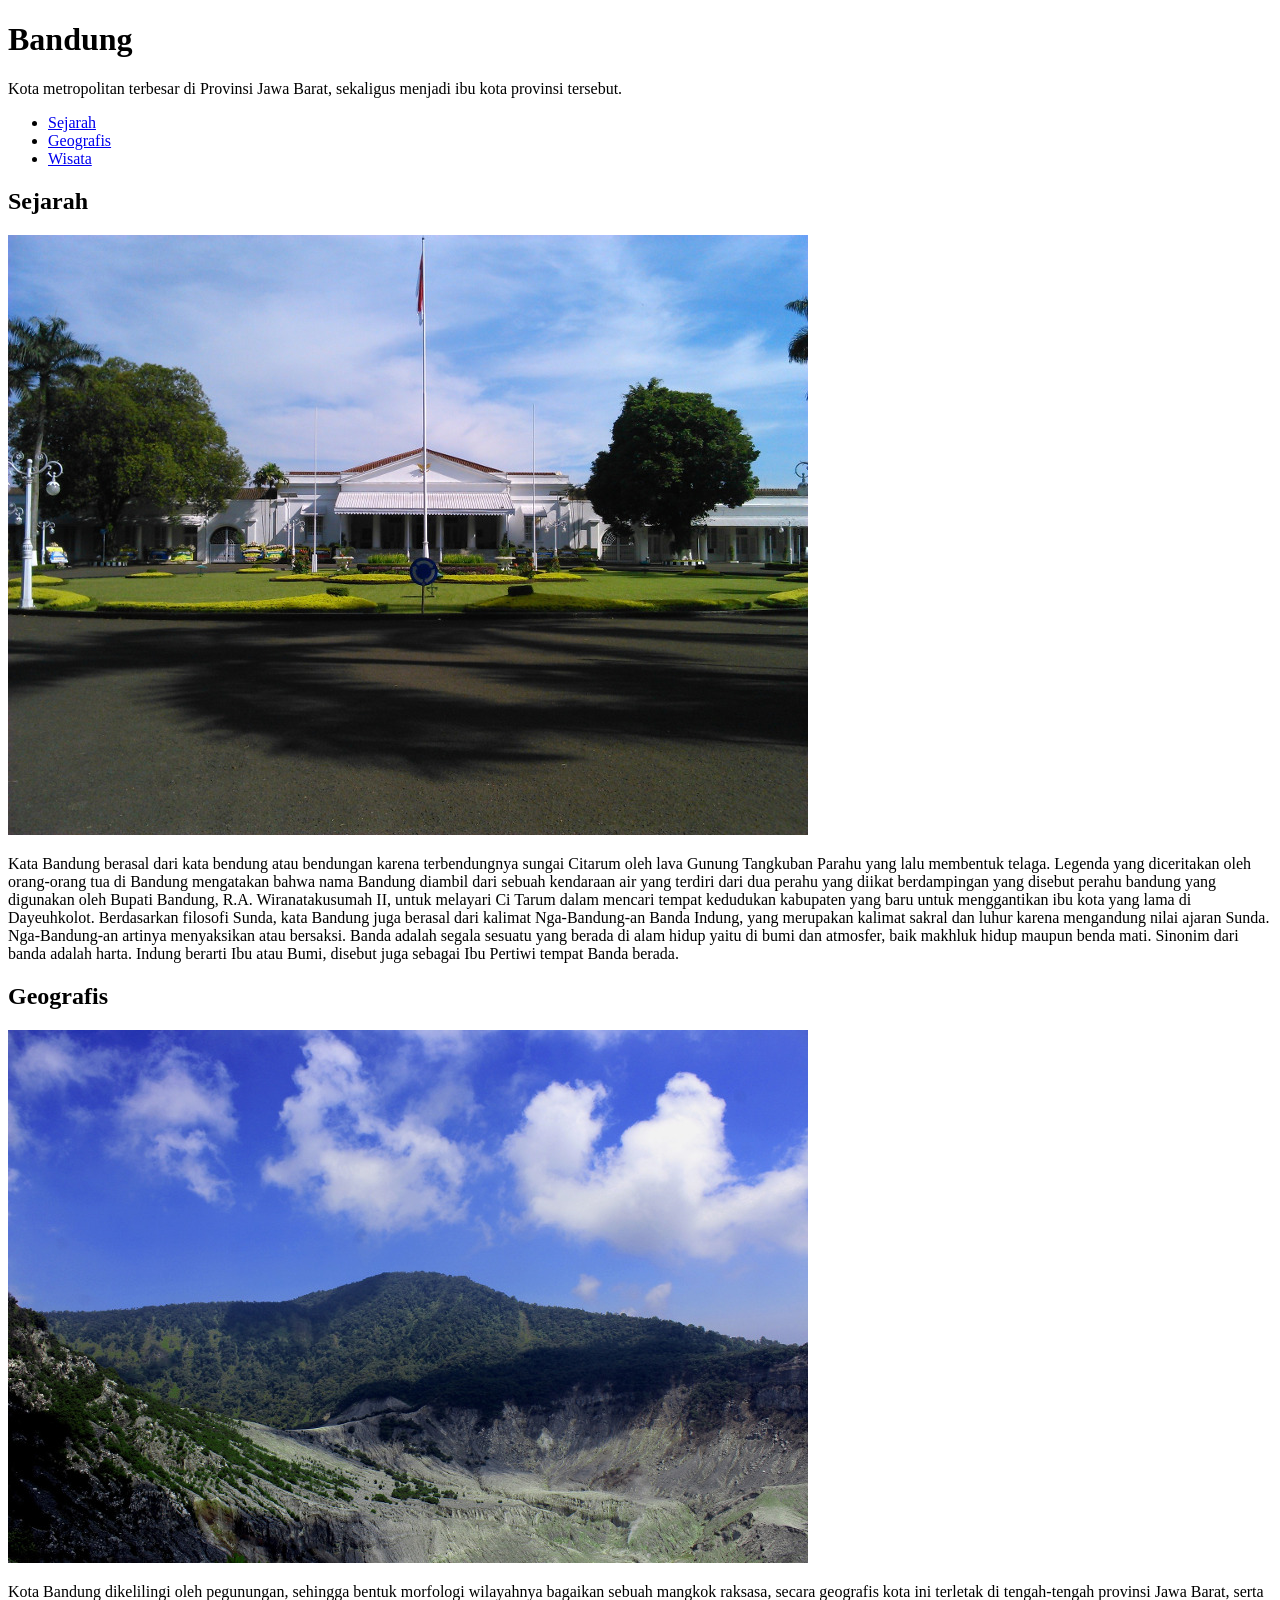
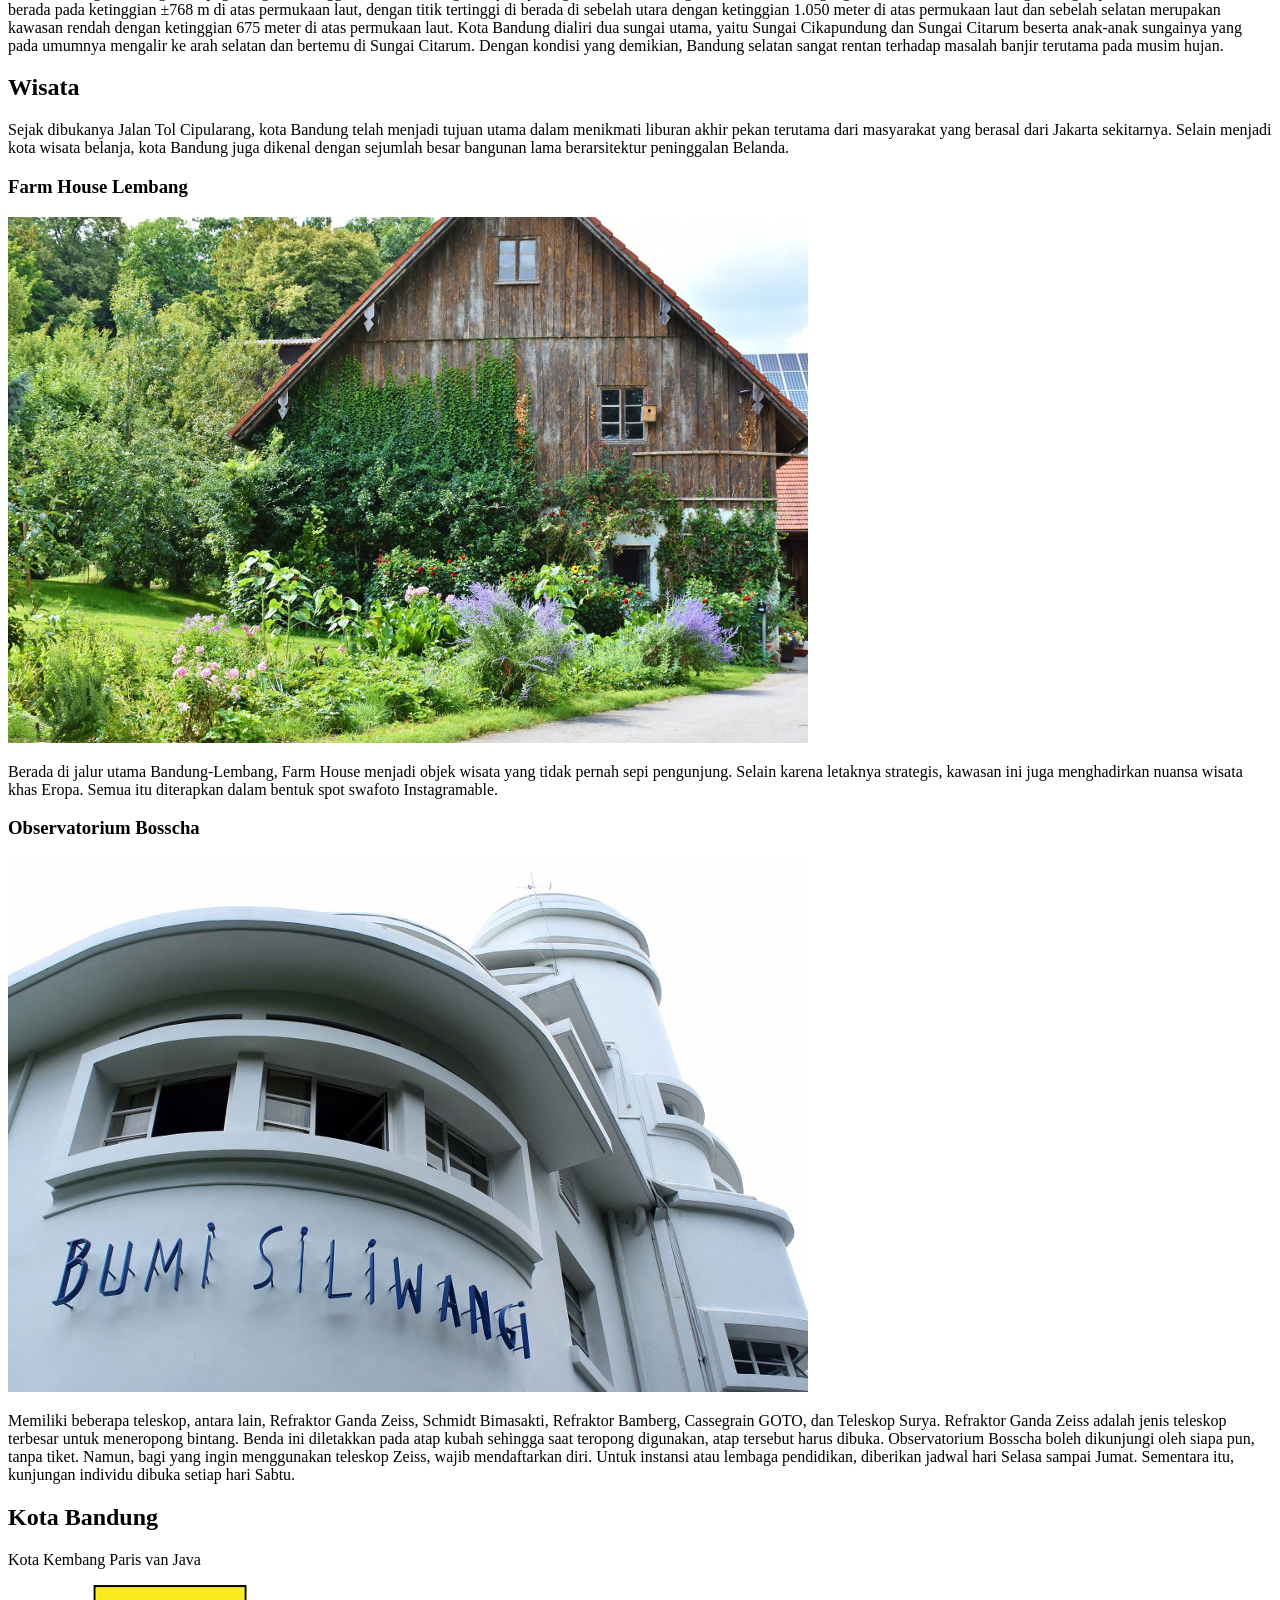
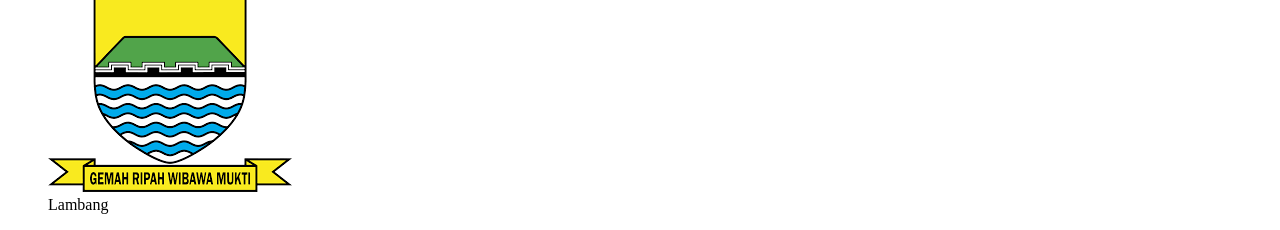
<file: study/s5.html>
<!DOCTYPE html><html></html>
    <head></head>
    <body>
        <header>
            <h1>
                Bandung
            </h1>
            <p>
                Kota metropolitan terbesar di Provinsi Jawa Barat, sekaligus menjadi ibu kota provinsi tersebut.
            </p>
            <nav>
                <ul>
                    <li>
                        <a href="#sejarah">Sejarah</a>
                    </li>
                    <li>
                        <a href="#geografis">Geografis</a>
                    </li>
                    <li>
                        <a href="#wisata">Wisata</a>
                    </li>
                </ul>
            </nav>
        </header>
        <main>
            <div id="content">
                <article>
                    <h2 id="sejarah">
                        Sejarah
                    </h2>
                    <img src="assets\image\history.jpg" alt="Sejarah">
                    <p>
                        Kata Bandung berasal dari kata bendung atau bendungan karena terbendungnya sungai Citarum oleh lava Gunung Tangkuban Parahu yang lalu membentuk telaga. Legenda yang diceritakan oleh orang-orang tua di Bandung mengatakan bahwa nama Bandung diambil dari sebuah kendaraan air yang terdiri dari dua perahu yang diikat berdampingan yang disebut perahu bandung yang digunakan oleh Bupati Bandung, R.A. Wiranatakusumah II, untuk melayari Ci Tarum dalam mencari tempat kedudukan kabupaten yang baru untuk menggantikan ibu kota yang lama di Dayeuhkolot.
                        Berdasarkan filosofi Sunda, kata Bandung juga berasal dari kalimat Nga-Bandung-an Banda Indung, yang merupakan kalimat sakral dan luhur karena mengandung nilai ajaran Sunda. Nga-Bandung-an artinya menyaksikan atau bersaksi. Banda adalah segala sesuatu yang berada di alam hidup yaitu di bumi dan atmosfer, baik makhluk hidup maupun benda mati. Sinonim dari banda adalah harta. Indung berarti Ibu atau Bumi, disebut juga sebagai Ibu Pertiwi tempat Banda berada.
                    </p>
                </article>

                <article>
                    <h2 id="geografis">
                        Geografis
                    </h2>
                    <img src="assets\image\geografis.jpg" alt="Geografis">
                    <p>
                        Kota Bandung dikelilingi oleh pegunungan, sehingga bentuk morfologi wilayahnya bagaikan sebuah mangkok raksasa, secara geografis kota ini terletak di tengah-tengah provinsi Jawa Barat, serta berada pada ketinggian ±768 m di atas permukaan laut, dengan titik tertinggi di berada di sebelah utara dengan ketinggian 1.050 meter di atas permukaan laut dan sebelah selatan merupakan kawasan rendah dengan ketinggian 675 meter di atas permukaan laut.
                        Kota Bandung dialiri dua sungai utama, yaitu Sungai Cikapundung dan Sungai Citarum beserta anak-anak sungainya yang pada umumnya mengalir ke arah selatan dan bertemu di Sungai Citarum. Dengan kondisi yang demikian, Bandung selatan sangat rentan terhadap masalah banjir terutama pada musim hujan.
                    </p>
                </article>
                
                <article>                    
                    <h2 id="wisata">
                        Wisata
                    </h2>
                    <p>
                        Sejak dibukanya Jalan Tol Cipularang, kota Bandung telah menjadi tujuan utama dalam menikmati liburan akhir pekan terutama dari masyarakat yang berasal dari Jakarta sekitarnya. Selain menjadi kota wisata belanja, kota Bandung juga dikenal dengan sejumlah besar bangunan lama berarsitektur peninggalan Belanda.
                    </p>
                    <section>
                        <h3>
                            Farm House Lembang
                        </h3>
                        <img src="assets\image\farm-house.jpg" alt="farm-house">
                        <p>
                            Berada di jalur utama Bandung-Lembang, Farm House menjadi objek wisata yang tidak pernah sepi pengunjung. Selain karena letaknya strategis, kawasan ini juga menghadirkan nuansa wisata khas Eropa. Semua itu diterapkan dalam bentuk spot swafoto Instagramable.
                        </p>
                    </section>
                    <section>
                        <h3>
                            Observatorium Bosscha
                        </h3>
                        <img src="assets\image\bosscha.jpg" alt="bosscha">
                        <P>
                            Memiliki beberapa teleskop, antara lain, Refraktor Ganda Zeiss, Schmidt Bimasakti, Refraktor Bamberg, Cassegrain GOTO, dan Teleskop Surya. Refraktor Ganda Zeiss adalah jenis teleskop terbesar untuk meneropong bintang. Benda ini diletakkan pada atap kubah sehingga saat teropong digunakan, atap tersebut harus dibuka. Observatorium Bosscha boleh dikunjungi oleh siapa pun, tanpa tiket. Namun, bagi yang ingin menggunakan teleskop Zeiss, wajib mendaftarkan diri. Untuk instansi atau lembaga pendidikan, diberikan jadwal hari Selasa sampai Jumat. Sementara itu, kunjungan individu dibuka setiap hari Sabtu.
                        </P>      
                    </section>
                </article>
                
            </div>
            
            <aside>
                <article>
                    <h2>Kota Bandung</h2>
                    <p>Kota Kembang Paris van Java</p>
                    <figure>
                      <img src="assets/image/bandung-badge.png" />
                      <figcaption>Lambang</figcaption>
                    </figure>
                </article>
            </aside>
        </main>
        
    </body>
</html>
</file>
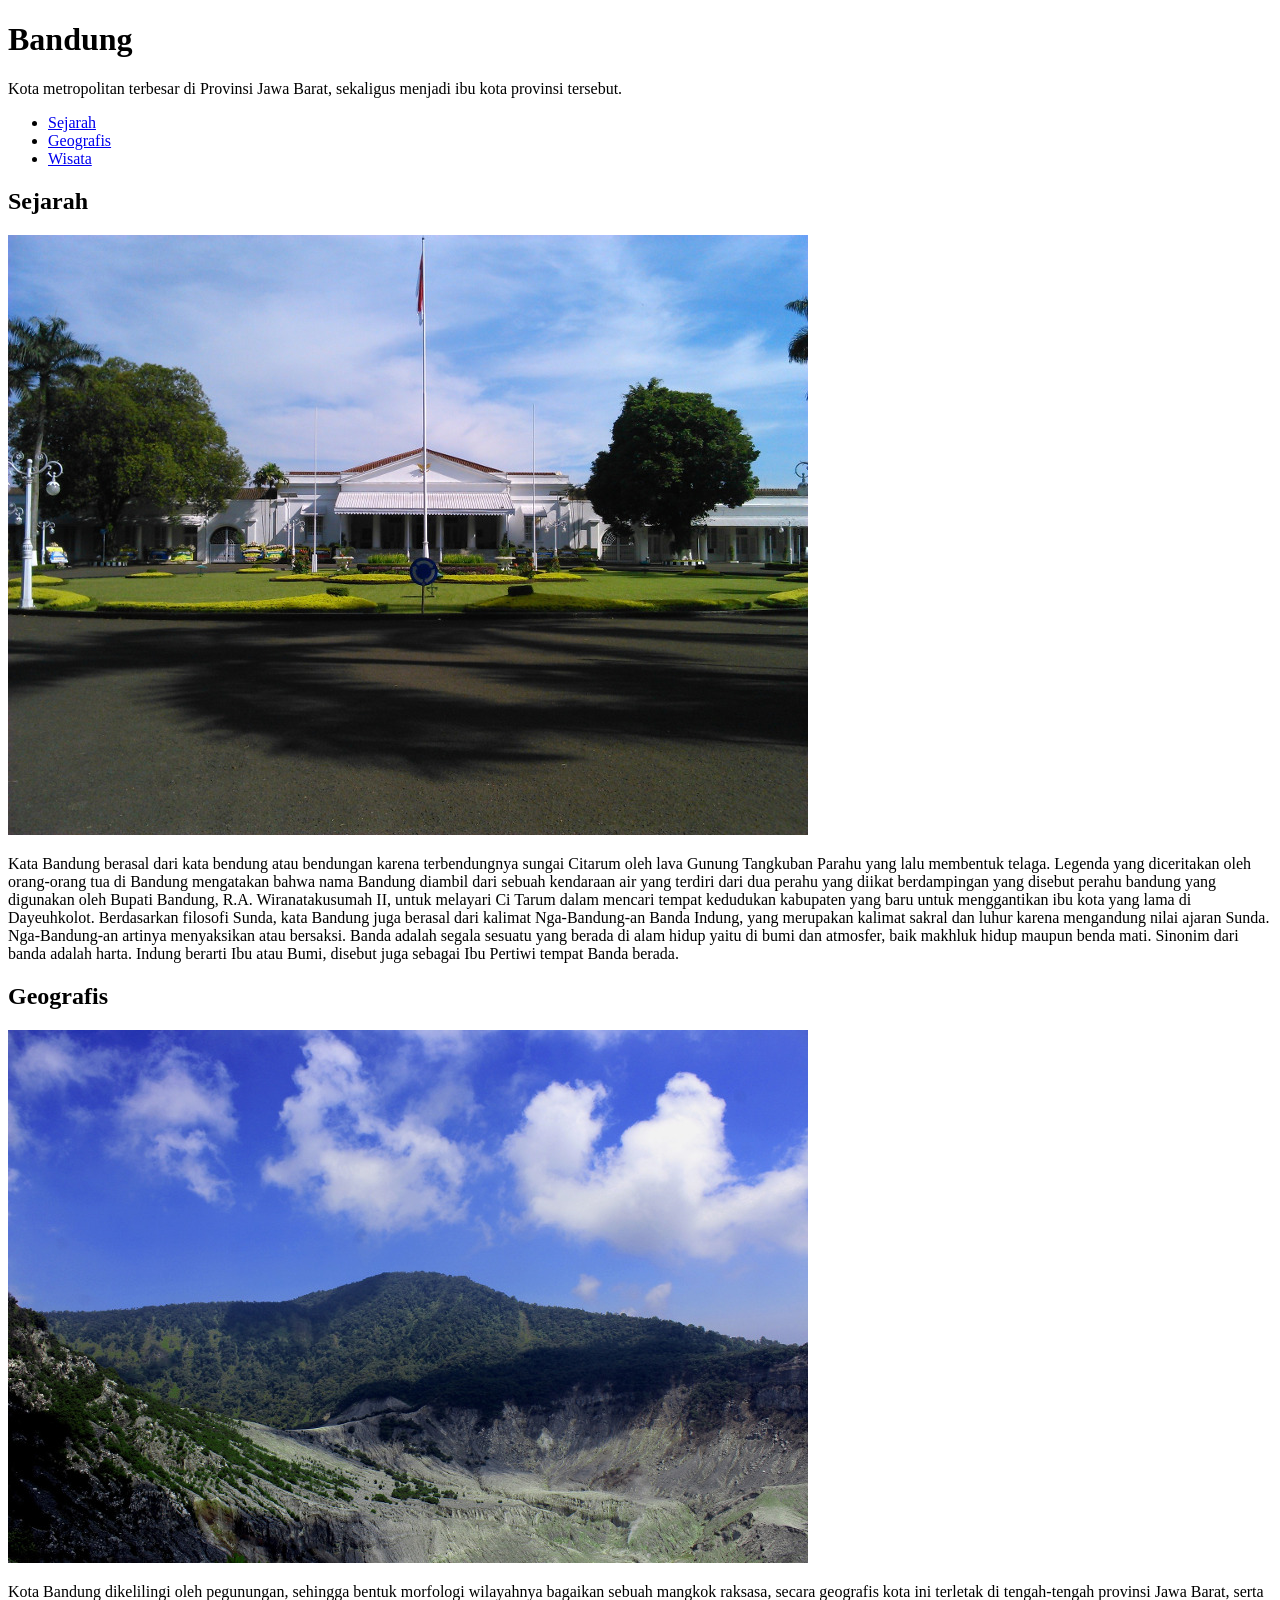
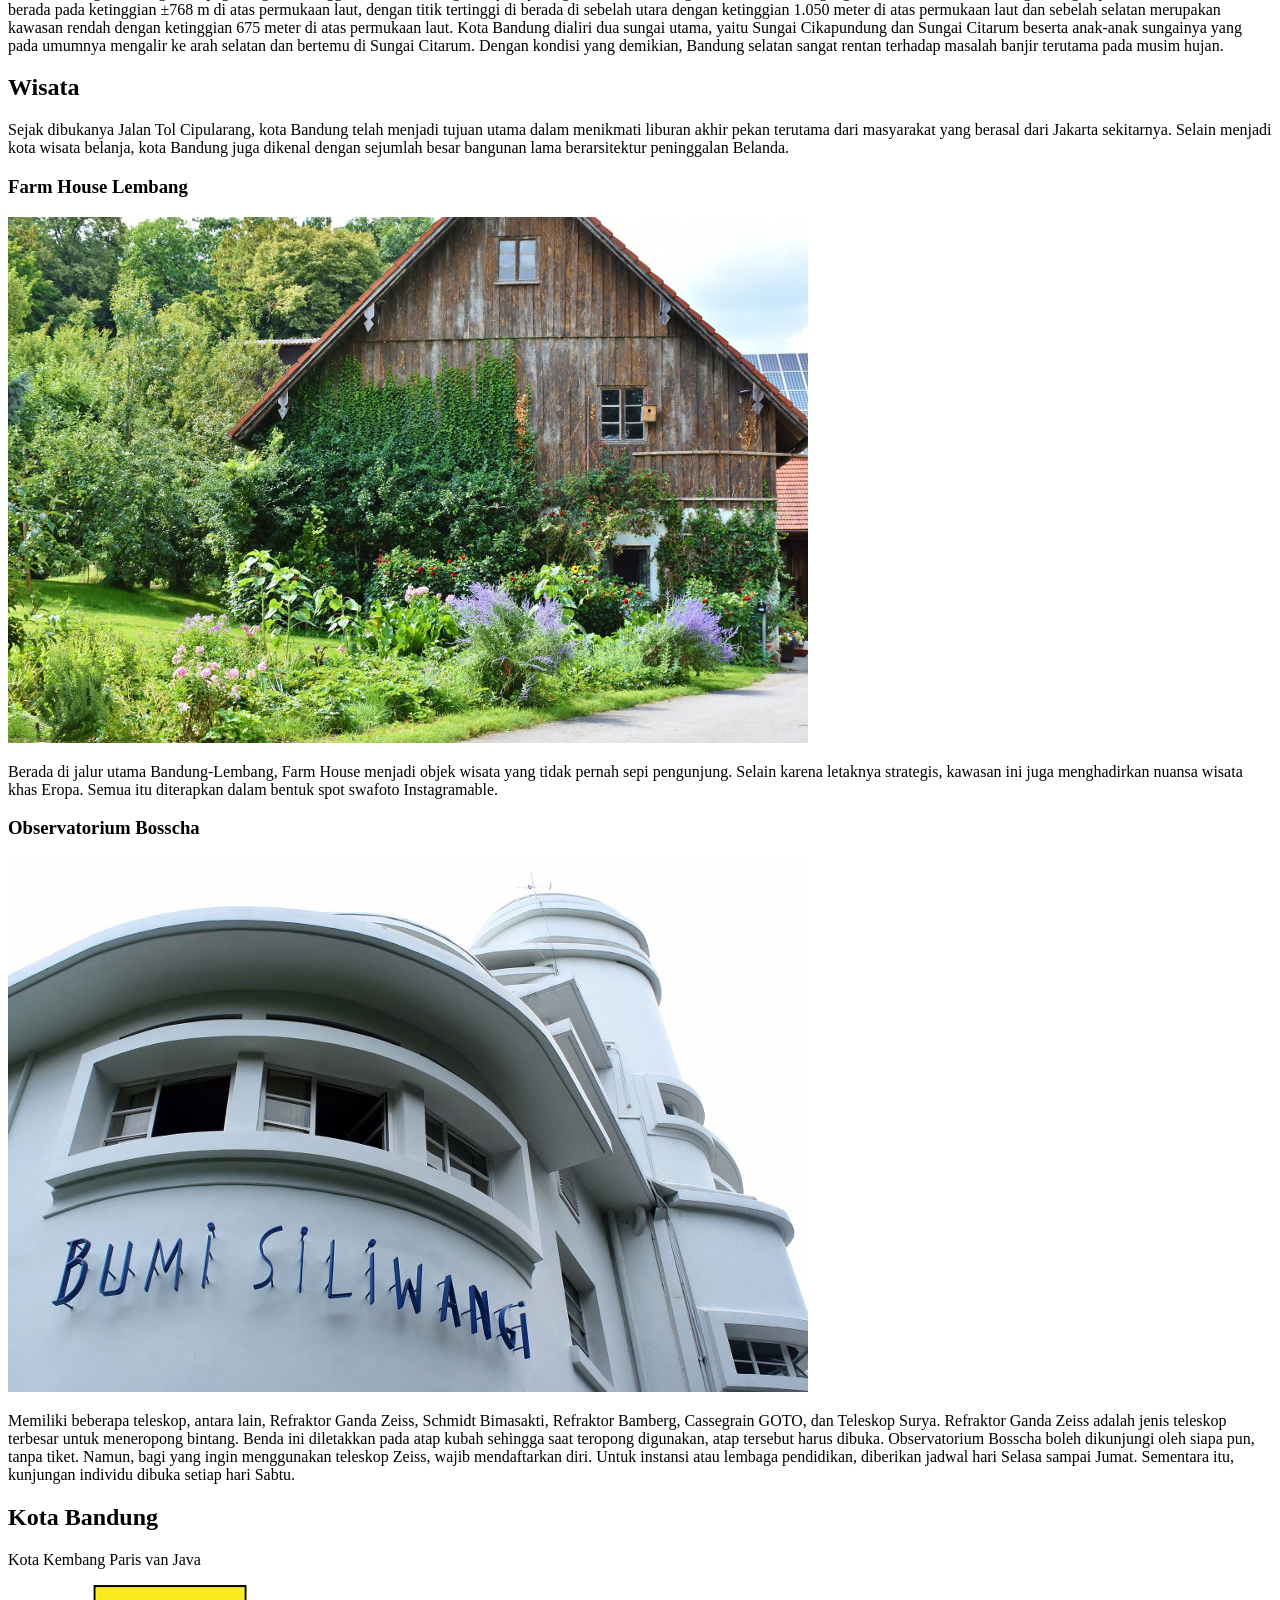
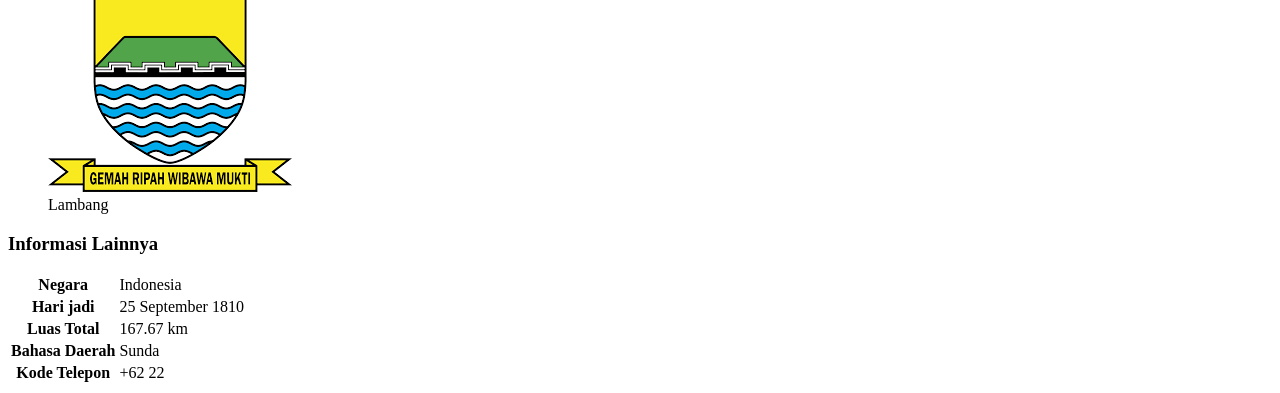
<file: study/s6.html>
<!DOCTYPE html><html></html>
    <head></head>
    <body>
        <header>
            <h1>
                Bandung
            </h1>
            <p>
                Kota metropolitan terbesar di Provinsi Jawa Barat, sekaligus menjadi ibu kota provinsi tersebut.
            </p>
            <nav>
                <ul>
                    <li>
                        <a href="#sejarah">Sejarah</a>
                    </li>
                    <li>
                        <a href="#geografis">Geografis</a>
                    </li>
                    <li>
                        <a href="#wisata">Wisata</a>
                    </li>
                </ul>
            </nav>
        </header>
        <main>
            <div id="content">
                <article>
                    <h2 id="sejarah">
                        Sejarah
                    </h2>
                    <img src="assets\image\history.jpg" alt="Sejarah">
                    <p>
                        Kata Bandung berasal dari kata bendung atau bendungan karena terbendungnya sungai Citarum oleh lava Gunung Tangkuban Parahu yang lalu membentuk telaga. Legenda yang diceritakan oleh orang-orang tua di Bandung mengatakan bahwa nama Bandung diambil dari sebuah kendaraan air yang terdiri dari dua perahu yang diikat berdampingan yang disebut perahu bandung yang digunakan oleh Bupati Bandung, R.A. Wiranatakusumah II, untuk melayari Ci Tarum dalam mencari tempat kedudukan kabupaten yang baru untuk menggantikan ibu kota yang lama di Dayeuhkolot.
                        Berdasarkan filosofi Sunda, kata Bandung juga berasal dari kalimat Nga-Bandung-an Banda Indung, yang merupakan kalimat sakral dan luhur karena mengandung nilai ajaran Sunda. Nga-Bandung-an artinya menyaksikan atau bersaksi. Banda adalah segala sesuatu yang berada di alam hidup yaitu di bumi dan atmosfer, baik makhluk hidup maupun benda mati. Sinonim dari banda adalah harta. Indung berarti Ibu atau Bumi, disebut juga sebagai Ibu Pertiwi tempat Banda berada.
                    </p>
                </article>

                <article>
                    <h2 id="geografis">
                        Geografis
                    </h2>
                    <img src="assets\image\geografis.jpg" alt="Geografis">
                    <p>
                        Kota Bandung dikelilingi oleh pegunungan, sehingga bentuk morfologi wilayahnya bagaikan sebuah mangkok raksasa, secara geografis kota ini terletak di tengah-tengah provinsi Jawa Barat, serta berada pada ketinggian ±768 m di atas permukaan laut, dengan titik tertinggi di berada di sebelah utara dengan ketinggian 1.050 meter di atas permukaan laut dan sebelah selatan merupakan kawasan rendah dengan ketinggian 675 meter di atas permukaan laut.
                        Kota Bandung dialiri dua sungai utama, yaitu Sungai Cikapundung dan Sungai Citarum beserta anak-anak sungainya yang pada umumnya mengalir ke arah selatan dan bertemu di Sungai Citarum. Dengan kondisi yang demikian, Bandung selatan sangat rentan terhadap masalah banjir terutama pada musim hujan.
                    </p>
                </article>
                
                <article>                    
                    <h2 id="wisata">
                        Wisata
                    </h2>
                    <p>
                        Sejak dibukanya Jalan Tol Cipularang, kota Bandung telah menjadi tujuan utama dalam menikmati liburan akhir pekan terutama dari masyarakat yang berasal dari Jakarta sekitarnya. Selain menjadi kota wisata belanja, kota Bandung juga dikenal dengan sejumlah besar bangunan lama berarsitektur peninggalan Belanda.
                    </p>
                    <section>
                        <h3>
                            Farm House Lembang
                        </h3>
                        <img src="assets\image\farm-house.jpg" alt="farm-house">
                        <p>
                            Berada di jalur utama Bandung-Lembang, Farm House menjadi objek wisata yang tidak pernah sepi pengunjung. Selain karena letaknya strategis, kawasan ini juga menghadirkan nuansa wisata khas Eropa. Semua itu diterapkan dalam bentuk spot swafoto Instagramable.
                        </p>
                    </section>
                    <section>
                        <h3>
                            Observatorium Bosscha
                        </h3>
                        <img src="assets\image\bosscha.jpg" alt="bosscha">
                        <P>
                            Memiliki beberapa teleskop, antara lain, Refraktor Ganda Zeiss, Schmidt Bimasakti, Refraktor Bamberg, Cassegrain GOTO, dan Teleskop Surya. Refraktor Ganda Zeiss adalah jenis teleskop terbesar untuk meneropong bintang. Benda ini diletakkan pada atap kubah sehingga saat teropong digunakan, atap tersebut harus dibuka. Observatorium Bosscha boleh dikunjungi oleh siapa pun, tanpa tiket. Namun, bagi yang ingin menggunakan teleskop Zeiss, wajib mendaftarkan diri. Untuk instansi atau lembaga pendidikan, diberikan jadwal hari Selasa sampai Jumat. Sementara itu, kunjungan individu dibuka setiap hari Sabtu.
                        </P>      
                    </section>
                </article>
                
            </div>
            
            <aside>
                <article>
                    <header>
                        <h2>Kota Bandung</h2>
                        <p>Kota Kembang Paris van Java</p>
                        <figure>
                          <img src="assets/image/bandung-badge.png" />
                          <figcaption>Lambang</figcaption>
                        </figure>
                    </header>
                    <section>
                        <h3>Informasi Lainnya</h3>
                        <table>
                            <tr>
                                <th>Negara</th>
                                <td>Indonesia</td>
                            </tr>
                            <tr>
                                <th>Hari jadi</th>
                                <td>25 September 1810</td>
                            </tr>
                            <tr>
                                <th>Luas Total</th>
                                <td>167.67 km</td>
                            </tr>
                            <tr>
                                <th>Bahasa Daerah</th>
                                <td>Sunda</td>
                            </tr>
                            <tr>
                                <th>Kode Telepon</th>
                                <td>+62 22</td>
                            </tr>
                        </table>
                    </section>
                </article>
            </aside>
        </main>
        
    </body>
</html>
</file>
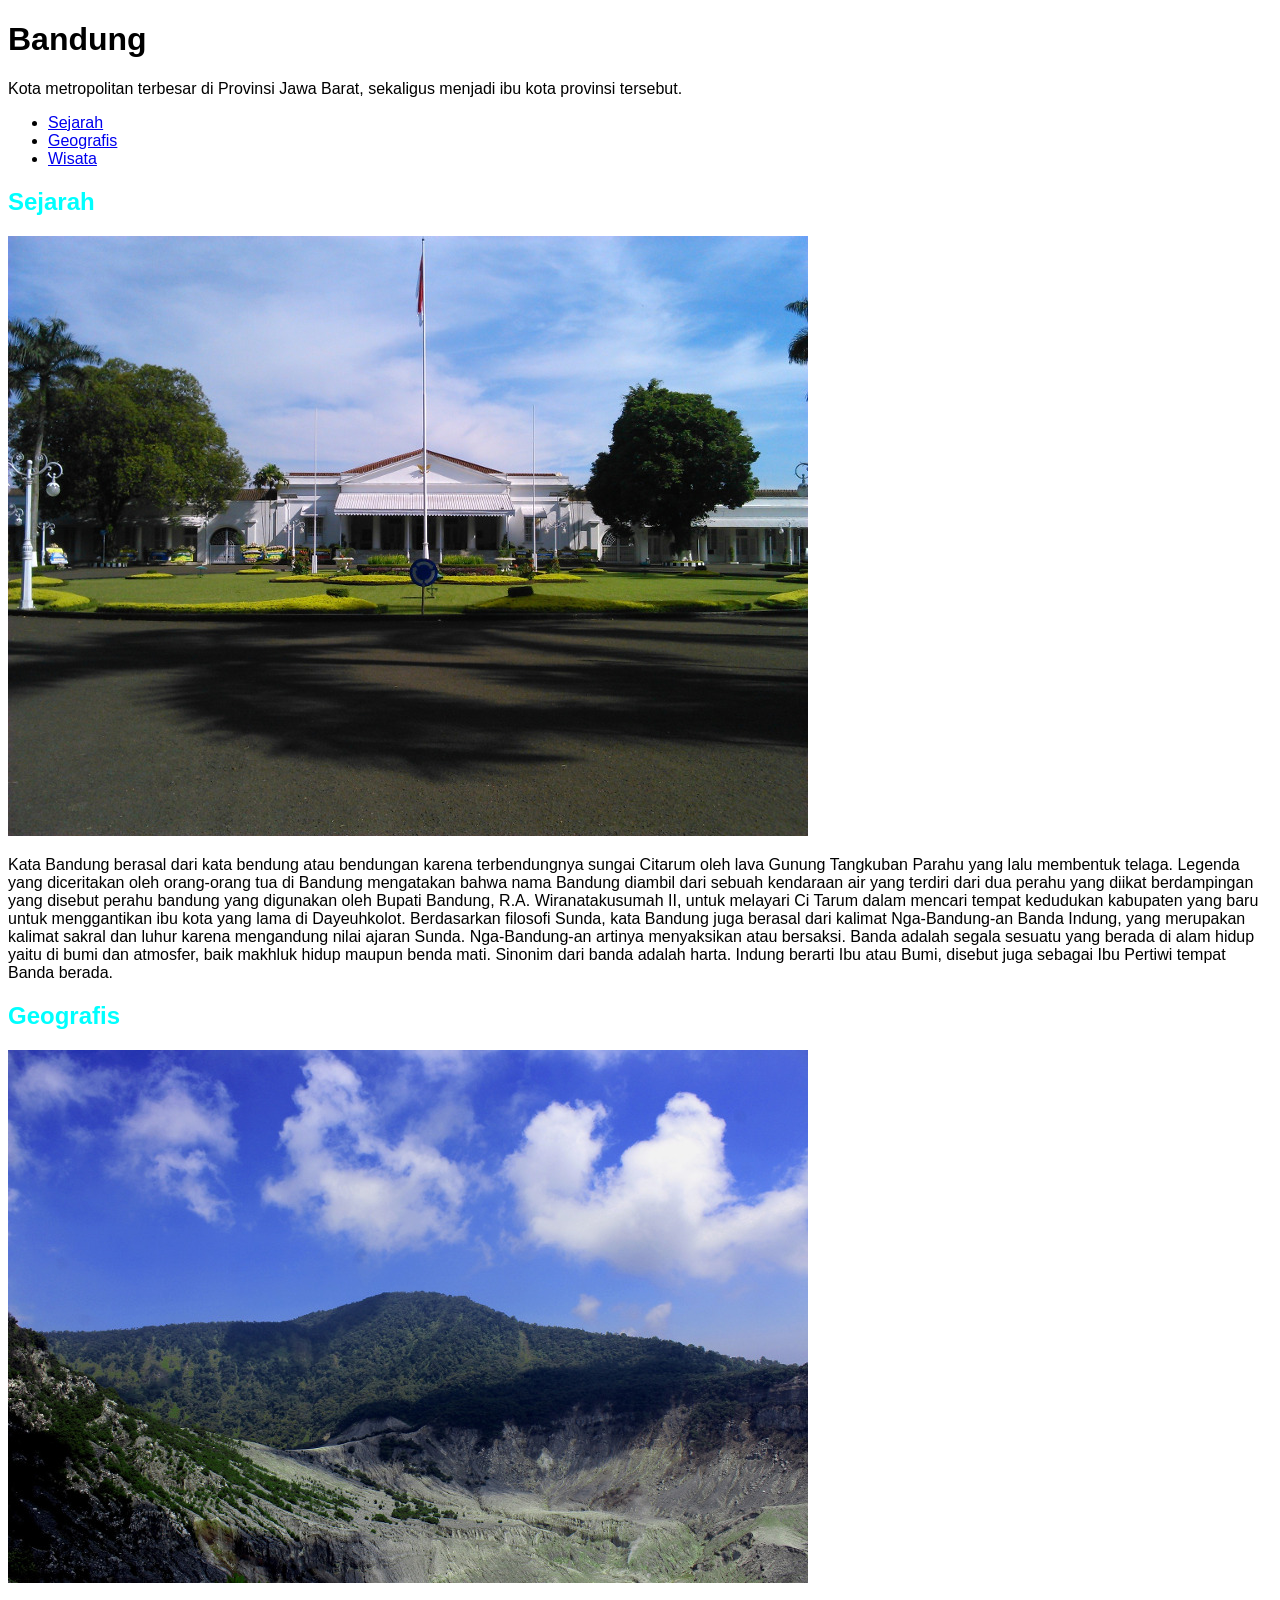
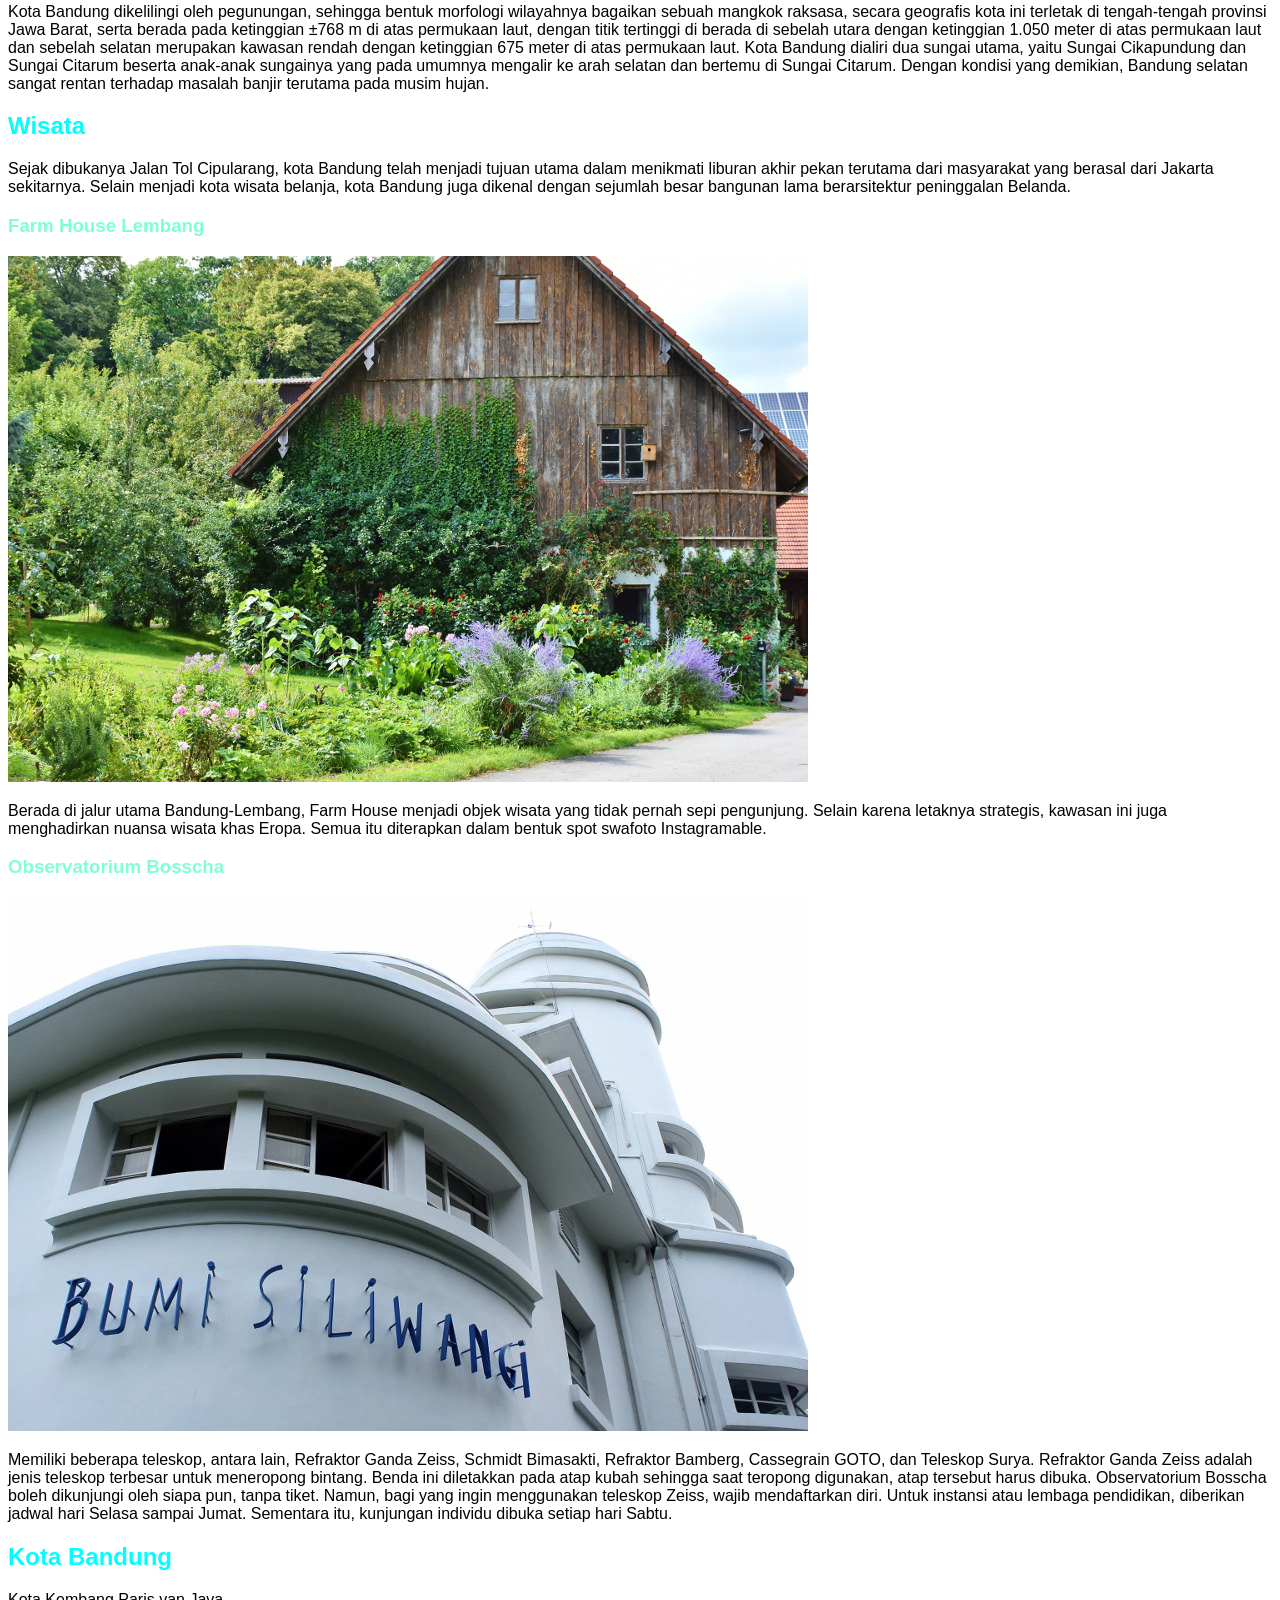
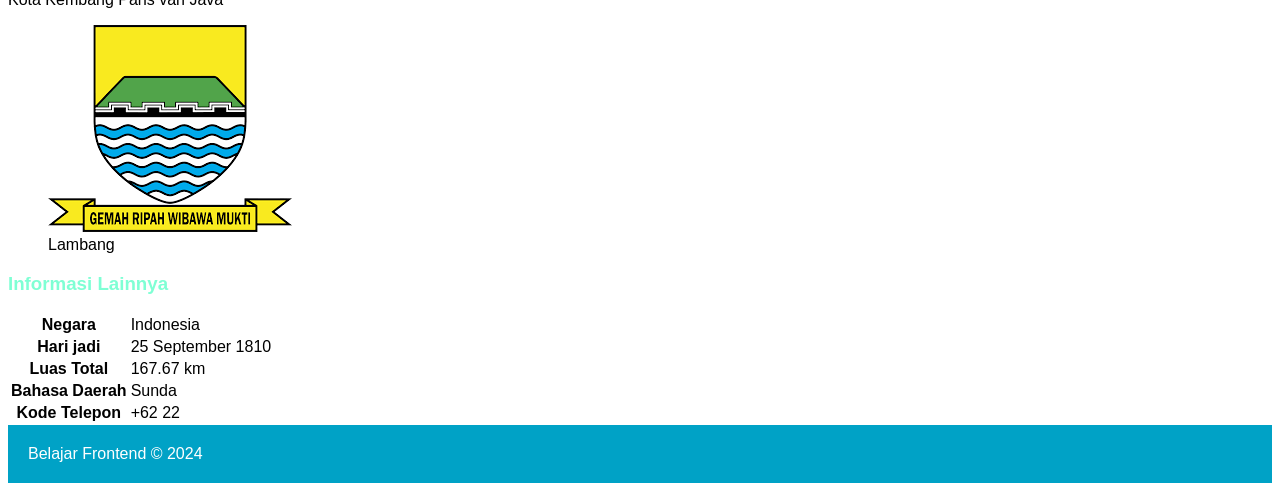
<file: study/s7.html>
<!DOCTYPE html><html></html>
    <head>
        <meta charset="utf-8">
        <title>Kota Bandung</title>
        <!--css styles-->
        <link rel="stylesheet" href="assets/styles/styles.css">
    </head>
    <body>
        <header>
            <h1>
                Bandung
            </h1>
            <p>
                Kota metropolitan terbesar di Provinsi Jawa Barat, sekaligus menjadi ibu kota provinsi tersebut.
            </p>
            <nav>
                <ul>
                    <li>
                        <a href="#sejarah">Sejarah</a>
                    </li>
                    <li>
                        <a href="#geografis">Geografis</a>
                    </li>
                    <li>
                        <a href="#wisata">Wisata</a>
                    </li>
                </ul>
            </nav>
        </header>
        <main>
            <div id="content">
                <article>
                    <h2 id="sejarah">
                        Sejarah
                    </h2>
                    <img src="assets\image\history.jpg" alt="Sejarah">
                    <p>
                        Kata Bandung berasal dari kata bendung atau bendungan karena terbendungnya sungai Citarum oleh lava Gunung Tangkuban Parahu yang lalu membentuk telaga. Legenda yang diceritakan oleh orang-orang tua di Bandung mengatakan bahwa nama Bandung diambil dari sebuah kendaraan air yang terdiri dari dua perahu yang diikat berdampingan yang disebut perahu bandung yang digunakan oleh Bupati Bandung, R.A. Wiranatakusumah II, untuk melayari Ci Tarum dalam mencari tempat kedudukan kabupaten yang baru untuk menggantikan ibu kota yang lama di Dayeuhkolot.
                        Berdasarkan filosofi Sunda, kata Bandung juga berasal dari kalimat Nga-Bandung-an Banda Indung, yang merupakan kalimat sakral dan luhur karena mengandung nilai ajaran Sunda. Nga-Bandung-an artinya menyaksikan atau bersaksi. Banda adalah segala sesuatu yang berada di alam hidup yaitu di bumi dan atmosfer, baik makhluk hidup maupun benda mati. Sinonim dari banda adalah harta. Indung berarti Ibu atau Bumi, disebut juga sebagai Ibu Pertiwi tempat Banda berada.
                    </p>
                </article>

                <article>
                    <h2 id="geografis">
                        Geografis
                    </h2>
                    <img src="assets\image\geografis.jpg" alt="Geografis">
                    <p>
                        Kota Bandung dikelilingi oleh pegunungan, sehingga bentuk morfologi wilayahnya bagaikan sebuah mangkok raksasa, secara geografis kota ini terletak di tengah-tengah provinsi Jawa Barat, serta berada pada ketinggian ±768 m di atas permukaan laut, dengan titik tertinggi di berada di sebelah utara dengan ketinggian 1.050 meter di atas permukaan laut dan sebelah selatan merupakan kawasan rendah dengan ketinggian 675 meter di atas permukaan laut.
                        Kota Bandung dialiri dua sungai utama, yaitu Sungai Cikapundung dan Sungai Citarum beserta anak-anak sungainya yang pada umumnya mengalir ke arah selatan dan bertemu di Sungai Citarum. Dengan kondisi yang demikian, Bandung selatan sangat rentan terhadap masalah banjir terutama pada musim hujan.
                    </p>
                </article>
                
                <article>                    
                    <h2 id="wisata">
                        Wisata
                    </h2>
                    <p>
                        Sejak dibukanya Jalan Tol Cipularang, kota Bandung telah menjadi tujuan utama dalam menikmati liburan akhir pekan terutama dari masyarakat yang berasal dari Jakarta sekitarnya. Selain menjadi kota wisata belanja, kota Bandung juga dikenal dengan sejumlah besar bangunan lama berarsitektur peninggalan Belanda.
                    </p>
                    <section>
                        <h3>
                            Farm House Lembang
                        </h3>
                        <img src="assets\image\farm-house.jpg" alt="farm-house">
                        <p>
                            Berada di jalur utama Bandung-Lembang, Farm House menjadi objek wisata yang tidak pernah sepi pengunjung. Selain karena letaknya strategis, kawasan ini juga menghadirkan nuansa wisata khas Eropa. Semua itu diterapkan dalam bentuk spot swafoto Instagramable.
                        </p>
                    </section>
                    <section>
                        <h3>
                            Observatorium Bosscha
                        </h3>
                        <img src="assets\image\bosscha.jpg" alt="bosscha">
                        <P>
                            Memiliki beberapa teleskop, antara lain, Refraktor Ganda Zeiss, Schmidt Bimasakti, Refraktor Bamberg, Cassegrain GOTO, dan Teleskop Surya. Refraktor Ganda Zeiss adalah jenis teleskop terbesar untuk meneropong bintang. Benda ini diletakkan pada atap kubah sehingga saat teropong digunakan, atap tersebut harus dibuka. Observatorium Bosscha boleh dikunjungi oleh siapa pun, tanpa tiket. Namun, bagi yang ingin menggunakan teleskop Zeiss, wajib mendaftarkan diri. Untuk instansi atau lembaga pendidikan, diberikan jadwal hari Selasa sampai Jumat. Sementara itu, kunjungan individu dibuka setiap hari Sabtu.
                        </P>      
                    </section>
                </article>
                
            </div>
            
            <aside>
                <article>
                    <header>
                        <h2>Kota Bandung</h2>
                        <p>Kota Kembang Paris van Java</p>
                        <figure>
                          <img src="assets/image/bandung-badge.png" />
                          <figcaption>Lambang</figcaption>
                        </figure>
                    </header>
                    <section>
                        <h3>Informasi Lainnya</h3>
                        <table>
                            <tr>
                                <th>Negara</th>
                                <td>Indonesia</td>
                            </tr>
                            <tr>
                                <th>Hari jadi</th>
                                <td>25 September 1810</td>
                            </tr>
                            <tr>
                                <th>Luas Total</th>
                                <td>167.67 km</td>
                            </tr>
                            <tr>
                                <th>Bahasa Daerah</th>
                                <td>Sunda</td>
                            </tr>
                            <tr>
                                <th>Kode Telepon</th>
                                <td>+62 22</td>
                            </tr>
                        </table>
                    </section>
                </article>
            </aside>
        </main>   
    </body>
    <footer>
        Belajar Frontend &copy; 2024
    </footer>
</html>
</file>
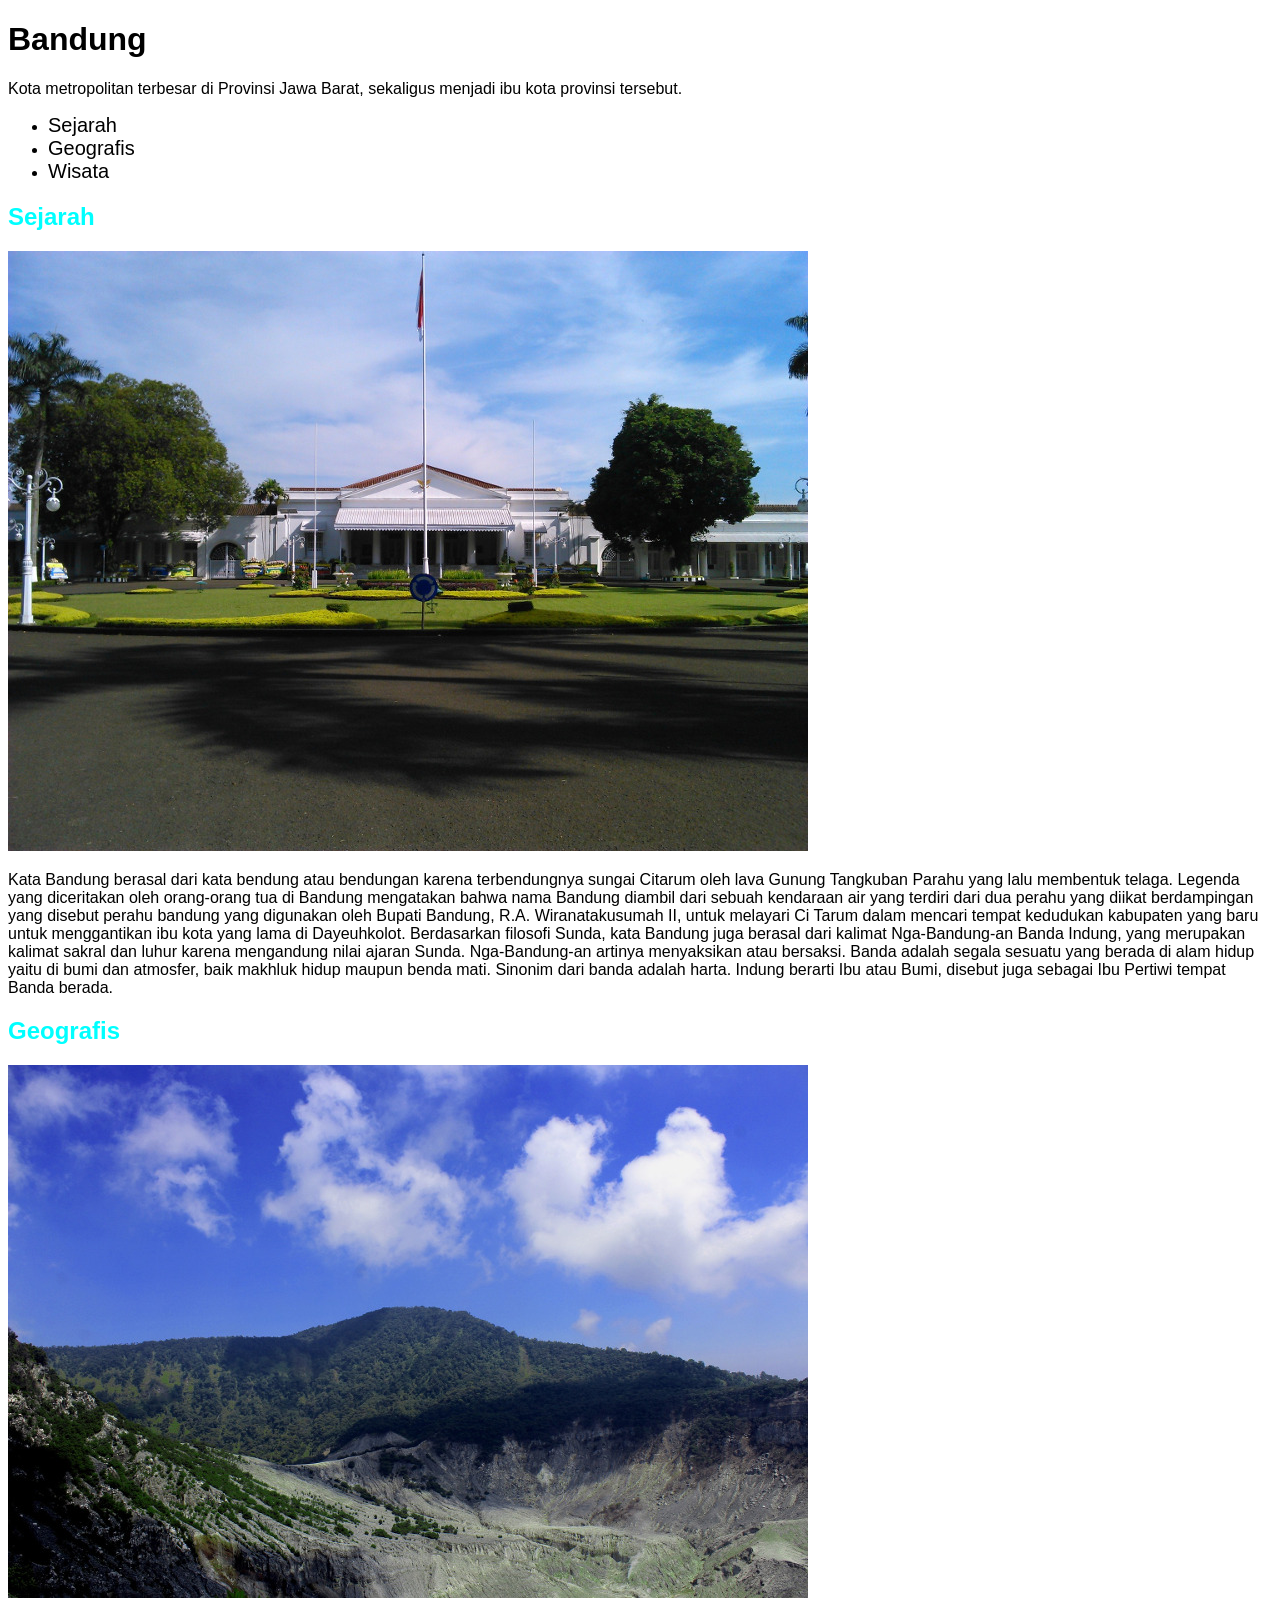
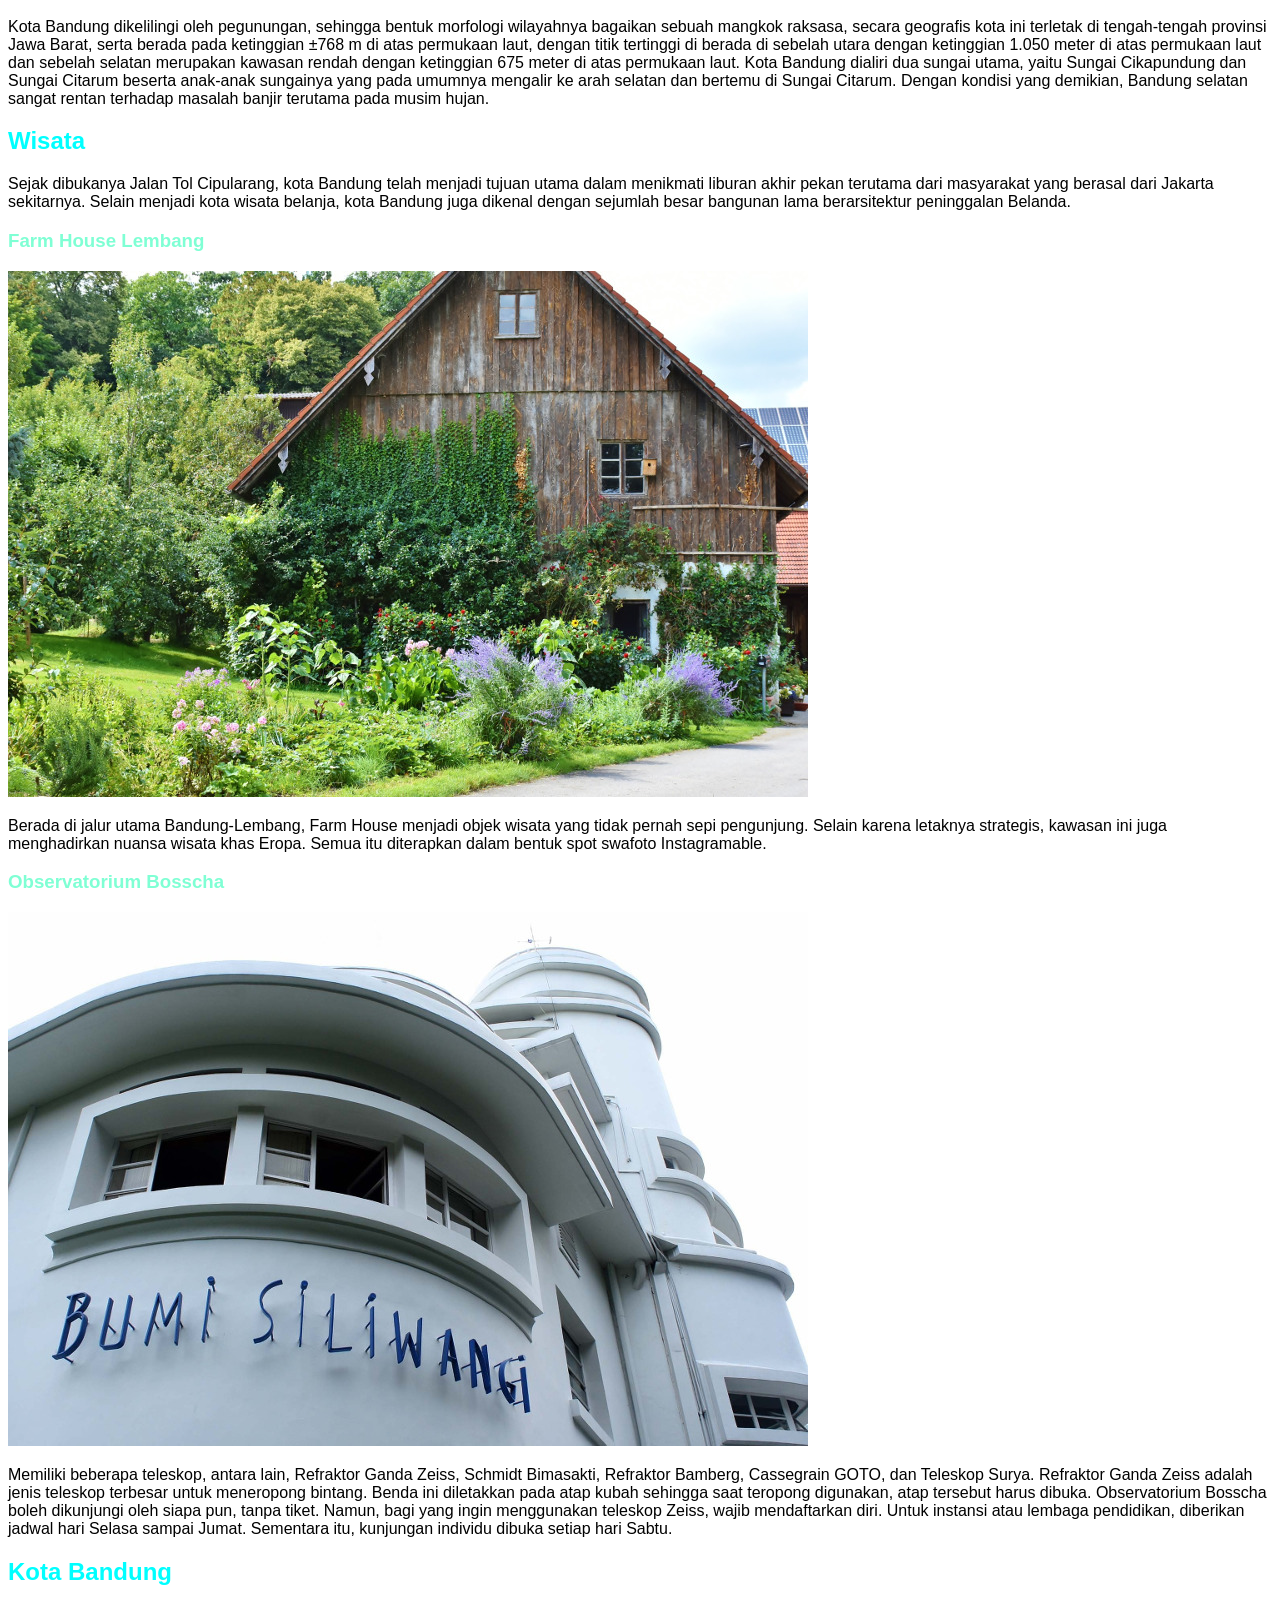
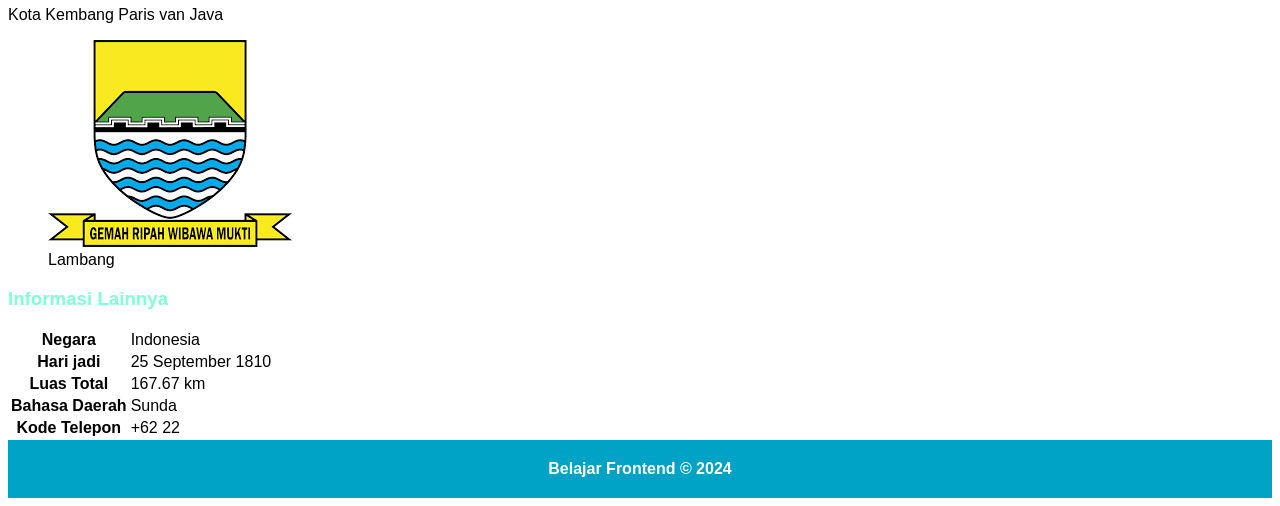
<file: study/s8.html>
<!DOCTYPE html><html></html>
    <head>
        <meta charset="utf-8">
        <title>Kota Bandung</title>
        <!--css styles-->
        <link rel="stylesheet" href="assets/styles/s2.css">
        <!-- Google Fonts -->
  <link rel="preconnect" href="https://fonts.googleapis.com">
  <link rel="preconnect" href="https://fonts.gstatic.com" crossorigin>
    </head>
    <body>
        <header>
            <h1>
                Bandung
            </h1>
            <p>
                Kota metropolitan terbesar di Provinsi Jawa Barat, sekaligus menjadi ibu kota provinsi tersebut.
            </p>
            <nav>
                <ul>
                    <li>
                        <a href="#sejarah">Sejarah</a>
                    </li>
                    <li>
                        <a href="#geografis">Geografis</a>
                    </li>
                    <li>
                        <a href="#wisata">Wisata</a>
                    </li>
                </ul>
            </nav>
        </header>
        <main>
            <div id="content">
                <article>
                    <h2 id="sejarah">
                        Sejarah
                    </h2>
                    <img src="assets\image\history.jpg" alt="Sejarah">
                    <p>
                        Kata Bandung berasal dari kata bendung atau bendungan karena terbendungnya sungai Citarum oleh lava Gunung Tangkuban Parahu yang lalu membentuk telaga. Legenda yang diceritakan oleh orang-orang tua di Bandung mengatakan bahwa nama Bandung diambil dari sebuah kendaraan air yang terdiri dari dua perahu yang diikat berdampingan yang disebut perahu bandung yang digunakan oleh Bupati Bandung, R.A. Wiranatakusumah II, untuk melayari Ci Tarum dalam mencari tempat kedudukan kabupaten yang baru untuk menggantikan ibu kota yang lama di Dayeuhkolot.
                        Berdasarkan filosofi Sunda, kata Bandung juga berasal dari kalimat Nga-Bandung-an Banda Indung, yang merupakan kalimat sakral dan luhur karena mengandung nilai ajaran Sunda. Nga-Bandung-an artinya menyaksikan atau bersaksi. Banda adalah segala sesuatu yang berada di alam hidup yaitu di bumi dan atmosfer, baik makhluk hidup maupun benda mati. Sinonim dari banda adalah harta. Indung berarti Ibu atau Bumi, disebut juga sebagai Ibu Pertiwi tempat Banda berada.
                    </p>
                </article>

                <article>
                    <h2 id="geografis">
                        Geografis
                    </h2>
                    <img src="assets\image\geografis.jpg" alt="Geografis">
                    <p>
                        Kota Bandung dikelilingi oleh pegunungan, sehingga bentuk morfologi wilayahnya bagaikan sebuah mangkok raksasa, secara geografis kota ini terletak di tengah-tengah provinsi Jawa Barat, serta berada pada ketinggian ±768 m di atas permukaan laut, dengan titik tertinggi di berada di sebelah utara dengan ketinggian 1.050 meter di atas permukaan laut dan sebelah selatan merupakan kawasan rendah dengan ketinggian 675 meter di atas permukaan laut.
                        Kota Bandung dialiri dua sungai utama, yaitu Sungai Cikapundung dan Sungai Citarum beserta anak-anak sungainya yang pada umumnya mengalir ke arah selatan dan bertemu di Sungai Citarum. Dengan kondisi yang demikian, Bandung selatan sangat rentan terhadap masalah banjir terutama pada musim hujan.
                    </p>
                </article>
                
                <article>                    
                    <h2 id="wisata">
                        Wisata
                    </h2>
                    <p>
                        Sejak dibukanya Jalan Tol Cipularang, kota Bandung telah menjadi tujuan utama dalam menikmati liburan akhir pekan terutama dari masyarakat yang berasal dari Jakarta sekitarnya. Selain menjadi kota wisata belanja, kota Bandung juga dikenal dengan sejumlah besar bangunan lama berarsitektur peninggalan Belanda.
                    </p>
                    <section>
                        <h3>
                            Farm House Lembang
                        </h3>
                        <img src="assets\image\farm-house.jpg" alt="farm-house">
                        <p>
                            Berada di jalur utama Bandung-Lembang, Farm House menjadi objek wisata yang tidak pernah sepi pengunjung. Selain karena letaknya strategis, kawasan ini juga menghadirkan nuansa wisata khas Eropa. Semua itu diterapkan dalam bentuk spot swafoto Instagramable.
                        </p>
                    </section>
                    <section>
                        <h3>
                            Observatorium Bosscha
                        </h3>
                        <img src="assets\image\bosscha.jpg" alt="bosscha">
                        <P>
                            Memiliki beberapa teleskop, antara lain, Refraktor Ganda Zeiss, Schmidt Bimasakti, Refraktor Bamberg, Cassegrain GOTO, dan Teleskop Surya. Refraktor Ganda Zeiss adalah jenis teleskop terbesar untuk meneropong bintang. Benda ini diletakkan pada atap kubah sehingga saat teropong digunakan, atap tersebut harus dibuka. Observatorium Bosscha boleh dikunjungi oleh siapa pun, tanpa tiket. Namun, bagi yang ingin menggunakan teleskop Zeiss, wajib mendaftarkan diri. Untuk instansi atau lembaga pendidikan, diberikan jadwal hari Selasa sampai Jumat. Sementara itu, kunjungan individu dibuka setiap hari Sabtu.
                        </P>      
                    </section>
                </article>
                
            </div>
            
            <aside>
                <article>
                    <header>
                        <h2>Kota Bandung</h2>
                        <p>Kota Kembang Paris van Java</p>
                        <figure>
                          <img src="assets/image/bandung-badge.png" />
                          <figcaption>Lambang</figcaption>
                        </figure>
                    </header>
                    <section>
                        <h3>Informasi Lainnya</h3>
                        <table>
                            <tr>
                                <th>Negara</th>
                                <td>Indonesia</td>
                            </tr>
                            <tr>
                                <th>Hari jadi</th>
                                <td>25 September 1810</td>
                            </tr>
                            <tr>
                                <th>Luas Total</th>
                                <td>167.67 km</td>
                            </tr>
                            <tr>
                                <th>Bahasa Daerah</th>
                                <td>Sunda</td>
                            </tr>
                            <tr>
                                <th>Kode Telepon</th>
                                <td>+62 22</td>
                            </tr>
                        </table>
                    </section>
                </article>
            </aside>
        </main>   
    </body>
    <footer>
        Belajar Frontend &copy; 2024
    </footer>
</html>
</file>
<file: study/assets/styles/style.css>
body {
    font-family: 'Quicksand', sans-serif;
    margin: 0;
    padding: 0;
  }

  * {
    box-sizing: border-box;
  }

main {
  padding: 20px;
  overflow: auto;
}

h2, h3 {
  color: #ddea89;
}

header {
  display: inline;
}
  
footer {
  padding: 20px;
  color: white;
  background-color: #ddea89;
  text-align: center;
  font-weight: bold;
}

nav a{
  font-size: 18px;
  font-weight: 400;
  text-decoration: none;
  color: white;
}

nav a:hover{
  font-weight: bold;
}

.profile header{
  text-align: center;
}

.featured-image {
  width: 100%;
  max-height: 300px;
  object-fit: cover;
  object-position: center;
}

.profile img{
  width: 200px;
}

.card {
  box-shadow: 0 4px 8px 0 rgba(0,0,0,0.2);
  padding: 20px;
  border-radius: 10px;
  margin-top: 20px;
}

.jumbotron {
  font-size: 20px;
  padding: 50px;
  background-color: #cfdc75;
  text-align: center;
  color: white;
}

nav li {
  display: inline;
  list-style-type: none;
  margin-right: 30px;
}

nav{
  background-color: #bdca65;
  padding: 5px;
  position: sticky;
  top: 0;
}

#content {
  float: left;
  width: 70%;
}

aside {
  float: right;
  width: 28%;
  padding-left: 200px;
}

aside .card{
  padding-left: 20px;
}

@media screen and (max-width: 1000px) {
  #content, aside {
    width: 100%;
    padding: 0;
  }
}
</file>
<file: study/assets/styles/styles.css>
body {
    font-family: sans-serif;
}

h2 {
    color: aqua;
}

h3 {
    color: aquamarine;
}

footer {
    padding: 20px;
    color: white;
    background-color: #00a2c6;
}
</file>
<file: study/assets/styles/s2.css>
body {
    font-family: sans-serif;
}

h2 {
    color: aqua;
}

h3 {
    color: aquamarine;
}

footer {
    padding: 20px;
    color: white;
    background-color: #00a2c6;
    text-align: center;
    font-weight: bold;
}

nav a {
    font-size: 20px;
    font-weight: 400;
    text-decoration: none;
    color: black;
}

nav a:hover {
    font-weight: bold;
}

.aside header{
    text-align: center;
}
</file>
